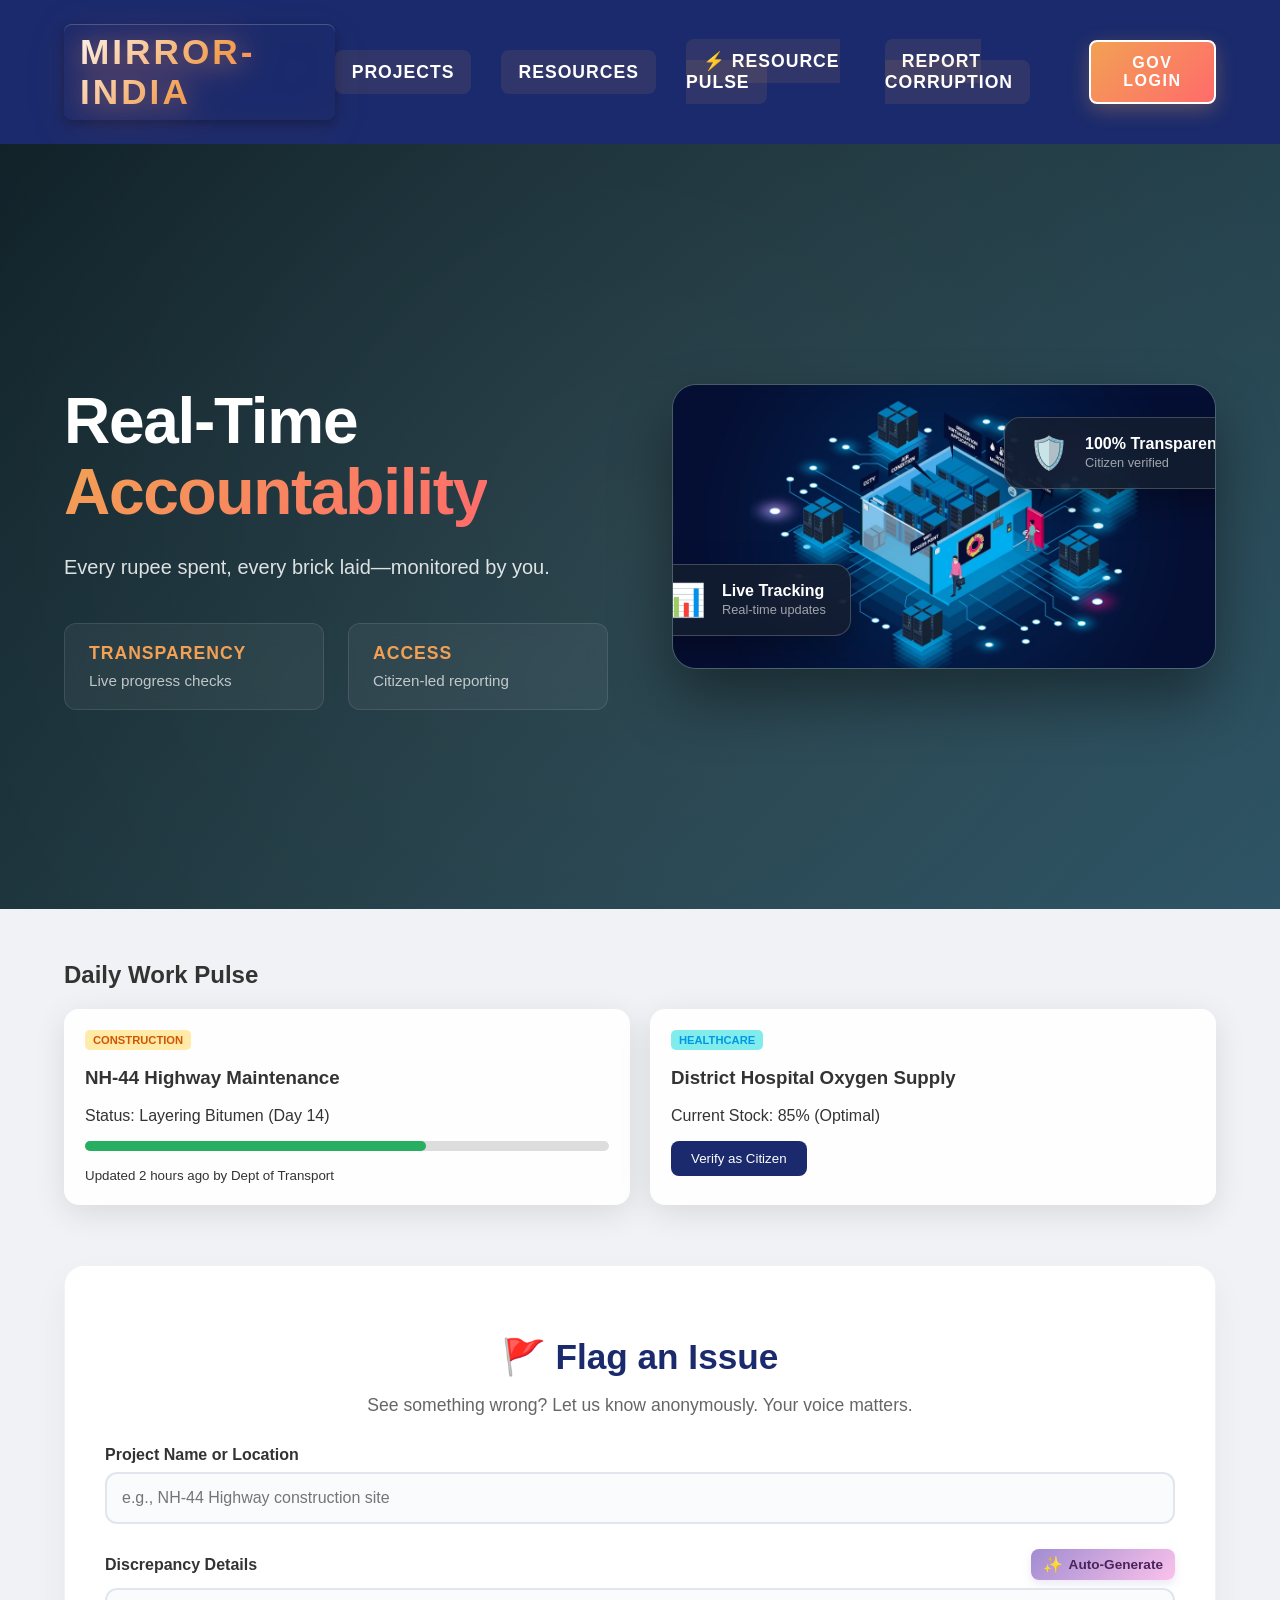
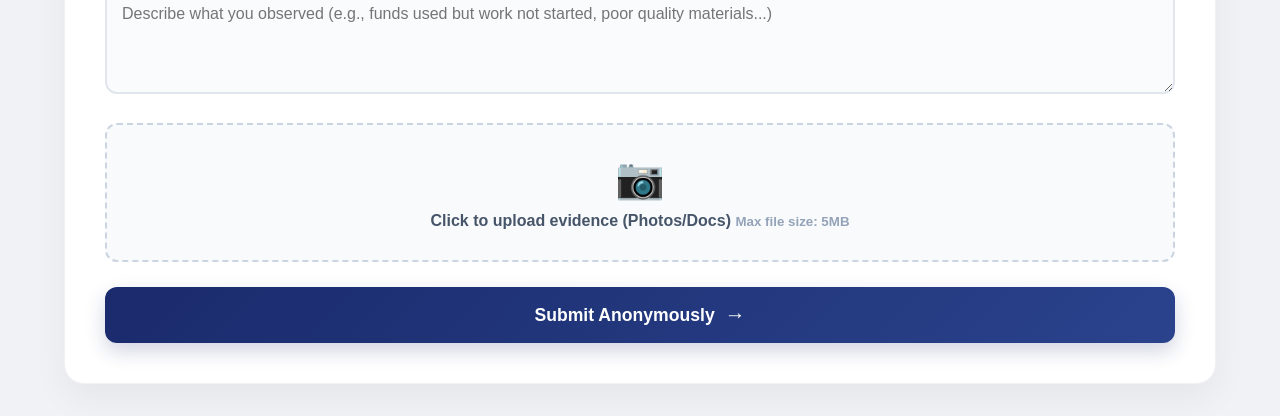
<file: index.html>
<!DOCTYPE html>
<html lang="en">
<head>

    <meta charset="UTF-8">
    <meta name="viewport" content="width=device-width, initial-scale=1.0">
    <title>Bharat-Setu | Transparency Portal</title>
    <link rel="stylesheet" href="style.css">
    <style>
        @media (max-width: 600px) {
            .dashboard h2 {
                font-size: 1.8rem;
                margin-bottom: 1.5rem;
            }

            .report-box {
                margin-top: 2rem;
                padding: 25px;
            }

            .report-box h2 {
                font-size: 1.6rem;
            }
        }
    </style>
</head>
<body>
    <nav class="navbar">
        <a href="bharat setu.html" class="logo">MIRROR-<span>INDIA</span></a>
        <ul class="nav-links">
            <li><a href="https://www.pppinindia.gov.in/infrastructure_projects_statewise">Projects</a></li>
            <li><a href="resources.html">Resources</a></li>
            <li><a href="pulse.html" class="pulse-nav">⚡ Resource Pulse</a></li>
            <li><a href="report-corruption.html">Report Corruption</a></li>
            <button class="login-btn" onclick="window.location.href='gov-login.html'">Gov Login</button>
        </ul>
    </nav>

    <header class="hero">
        <div class="hero-inner">
            <div class="hero-copy">
                <h1>Real-Time <span>Accountability</span></h1>
                <p>Every rupee spent, every brick laid—monitored by you.</p>
                <div class="hero-pillars">
                    <div class="pillar"><strong>Transparency</strong><span>Live progress checks</span></div>
                    <div class="pillar"><strong>Access</strong><span>Citizen-led reporting</span></div>
                </div>
            </div>
            <div class="hero-visuals">
                <div class="hero-image-wrapper">
                    <img src="images/Blogheader_PPEM-goes-Datacenter.jpg" alt="Infrastructure monitoring">
                    <div class="hero-floating-badge">
                        <span class="badge-icon">📊</span>
                        <div class="badge-text">
                            <strong>Live Tracking</strong>
                            <span>Real-time updates</span>
                        </div>
                    </div>
                    <div class="hero-floating-badge-2">
                        <span class="badge-icon">🛡️</span>
                        <div class="badge-text">
                            <strong>100% Transparent</strong>
                            <span>Citizen verified</span>
                        </div>
                    </div>
                </div>
            </div>
        </div>
    </header>

    <main class="container">
        <section class="dashboard">
            <h2>Daily Work Pulse</h2>
            <div class="grid" id="project-grid">
                <div class="card">
                    <span class="tag construction">Construction</span>
                    <h3>NH-44 Highway Maintenance</h3>
                    <p>Status: Layering Bitumen (Day 14)</p>
                    <div class="progress-bar"><div class="progress" style="width: 65%;"></div></div>
                    <small>Updated 2 hours ago by Dept of Transport</small>
                </div>

                <div class="card">
                    <span class="tag health">Healthcare</span>
                    <h3>District Hospital Oxygen Supply</h3>
                    <p>Current Stock: 85% (Optimal)</p>
                    <button class="verify-btn">Verify as Citizen</button>
                </div>
            </div>
        </section>

        <section class="report-box modern-report">
            <div class="report-header">
                <h2>🚩 Flag an Issue</h2>
                <p>See something wrong? Let us know anonymously. Your voice matters.</p>
            </div>
            <form id="reportForm" class="modern-form">
                <div class="form-group">
                    <label for="projectLocation">Project Name or Location</label>
                    <input type="text" id="projectLocation" placeholder="e.g., NH-44 Highway construction site" required>
                </div>
                
                <div class="form-group">
                    <div class="label-with-action">
                        <label for="issueDescription">Discrepancy Details</label>
                        <button type="button" id="aiGenerateBtn" class="ai-btn">
                            <span class="sparkle-icon">✨</span> Auto-Generate
                        </button>
                    </div>
                    <textarea id="issueDescription" rows="4" placeholder="Describe what you observed (e.g., funds used but work not started, poor quality materials...)" required></textarea>
                </div>

                <div class="form-group file-upload-group">
                    <label for="photoUpload" class="file-upload-label">
                        <div class="upload-icon">📷</div>
                        <span>Click to upload evidence (Photos/Docs)</span>
                        <small>Max file size: 5MB</small>
                    </label>
                    <input type="file" id="photoUpload" accept="image/*, .pdf" hidden>
                    <div id="fileNameDisplay" class="file-name-display"></div>
                </div>

                <button type="submit" class="submit-btn">
                    <span>Submit Anonymously</span>
                    <span class="btn-icon">→</span>
                </button>
            </form>
        </section>
    </main>

    <script src="script.js"></script>
</body>
</html>
</file>
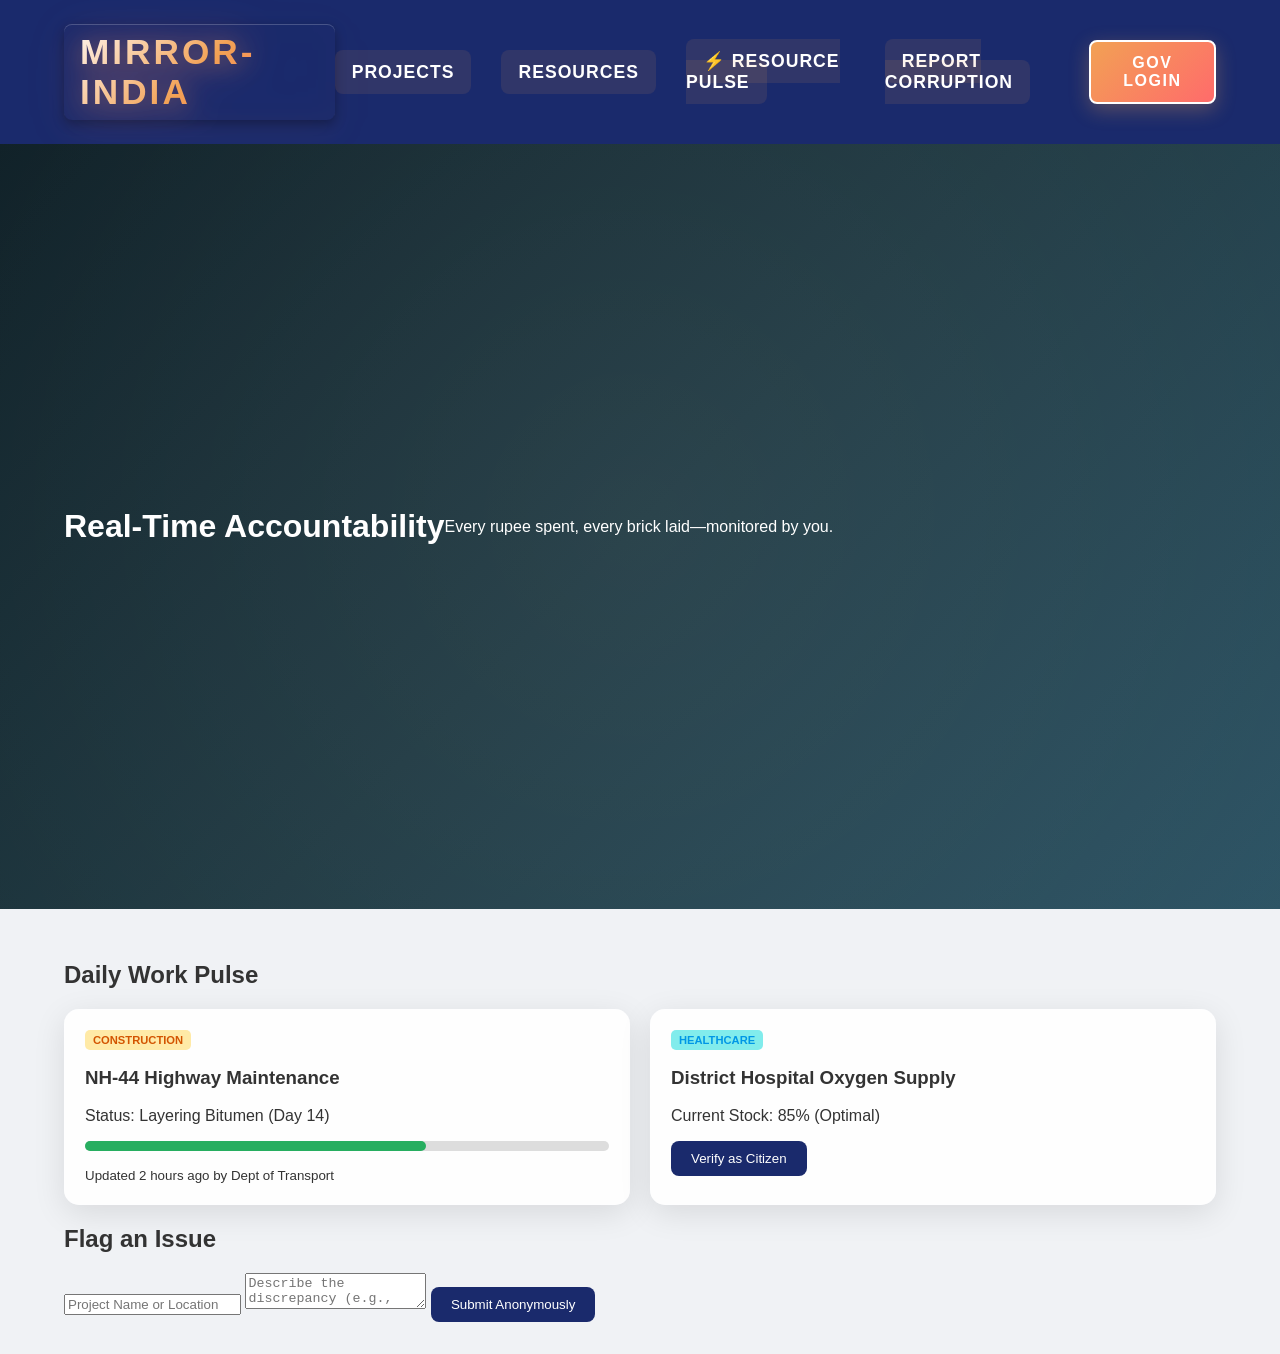
<file: bharat setu.html>
<!DOCTYPE html>
<html lang="en">
<head>

    <meta charset="UTF-8">
    <meta name="viewport" content="width=device-width, initial-scale=1.0">
    <title>Bharat-Setu | Transparency Portal</title>
    <link rel="stylesheet" href="style.css">
</head>
<body>
    <nav class="navbar">
        <a href="bharat setu.html" class="logo">MIRROR-<span>INDIA</span></a>
        <ul class="nav-links">
            <li><a href="https://www.pppinindia.gov.in/infrastructure_projects_statewise">Projects</a></li>
            <li><a href="resources.html">Resources</a></li>
            <li><a href="pulse.html" class="pulse-nav">⚡ Resource Pulse</a></li>
            <li><a href="report-corruption.html">Report Corruption</a></li>
            <button class="login-btn" onclick="window.location.href='gov-login.html'">Gov Login</button>
        </ul>
    </nav>

    <header class="hero">
        <h1>Real-Time <span>Accountability</span></h1>
        <p>Every rupee spent, every brick laid—monitored by you.</p>
    </header>

    <main class="container">
        <section class="dashboard">
            <h2>Daily Work Pulse</h2>
            <div class="grid" id="project-grid">
                <div class="card">
                    <span class="tag construction">Construction</span>
                    <h3>NH-44 Highway Maintenance</h3>
                    <p>Status: Layering Bitumen (Day 14)</p>
                    <div class="progress-bar"><div class="progress" style="width: 65%;"></div></div>
                    <small>Updated 2 hours ago by Dept of Transport</small>
                </div>

                <div class="card">
                    <span class="tag health">Healthcare</span>
                    <h3>District Hospital Oxygen Supply</h3>
                    <p>Current Stock: 85% (Optimal)</p>
                    <button class="verify-btn">Verify as Citizen</button>
                </div>
            </div>
        </section>

        <section class="report-box">
            <h2>Flag an Issue</h2>
            <form id="reportForm">
                <input type="text" placeholder="Project Name or Location" required>
                <textarea placeholder="Describe the discrepancy (e.g., funds used but work not started)"></textarea>
                <button type="submit">Submit Anonymously</button>
            </form>
        </section>
    </main>

    <script src="script.js"></script>
</body>
</html>
</file>
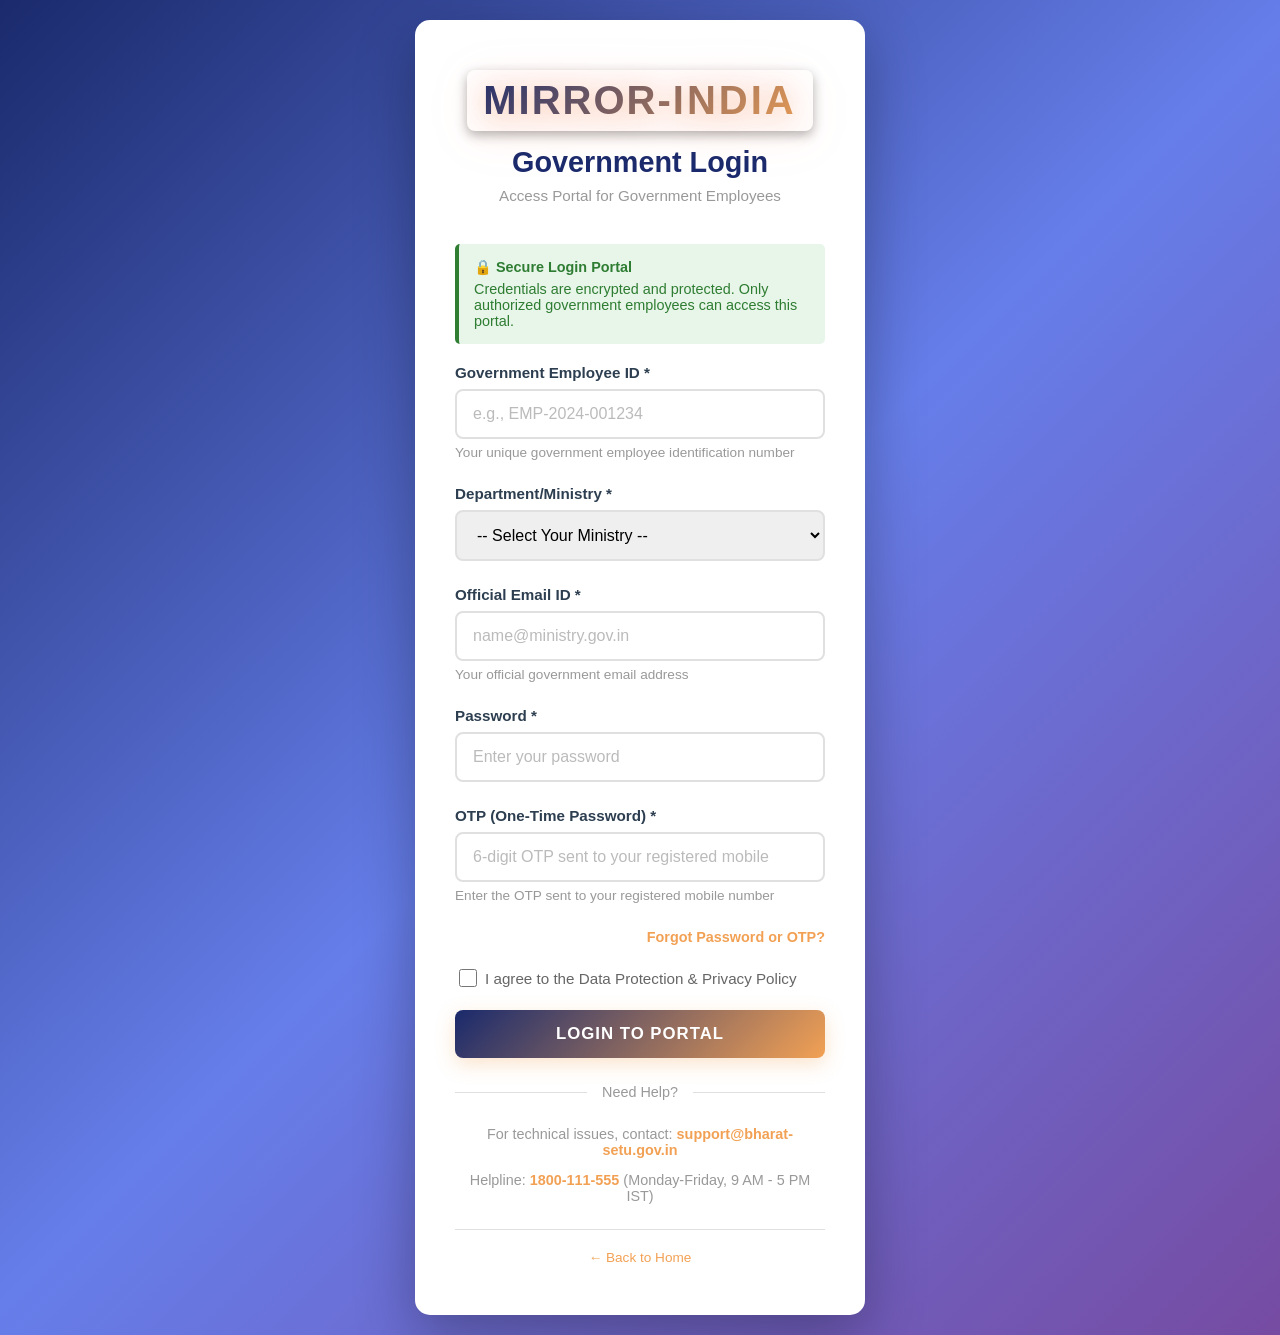
<file: gov-login.html>
<!DOCTYPE html>
<html lang="en">
<head>
    <meta charset="UTF-8">
    <meta name="viewport" content="width=device-width, initial-scale=1.0">
    <title>Government Employee Login | Bharat-Setu</title>
    <link rel="stylesheet" href="style.css">
    <style>
        body {
            background: linear-gradient(135deg, #1a2a6c 0%, #667eea 50%, #764ba2 100%);
            min-height: 100vh;
            display: flex;
            justify-content: center;
            align-items: center;
            padding: 20px;
        }

        .login-container {
            background: white;
            border-radius: 15px;
            box-shadow: 0 20px 60px rgba(0, 0, 0, 0.3);
            max-width: 450px;
            width: 100%;
            padding: 50px 40px;
            animation: slideUp 0.5s ease;
        }

        @keyframes slideUp {
            from {
                opacity: 0;
                transform: translateY(30px);
            }
            to {
                opacity: 1;
                transform: translateY(0);
            }
        }

        .login-header {
            text-align: center;
            margin-bottom: 40px;
        }

        .login-header .logo {
            font-size: 2.5rem;
            font-weight: 900;
            letter-spacing: 2px;
            background: linear-gradient(135deg, #1a2a6c 0%, #f2a154 100%);
            -webkit-background-clip: text;
            -webkit-text-fill-color: transparent;
            background-clip: text;
            margin-bottom: 15px;
        }

        .login-header h1 {
            font-size: 1.8rem;
            color: #1a2a6c;
            margin: 0;
            font-weight: 800;
        }

        .login-header p {
            color: #999;
            font-size: 0.95rem;
            margin-top: 8px;
        }

        .form-group {
            margin-bottom: 25px;
        }

        .form-group label {
            display: block;
            font-weight: 700;
            color: #2c3e50;
            margin-bottom: 8px;
            font-size: 0.95rem;
        }

        .form-group input,
        .form-group select {
            width: 100%;
            padding: 14px 16px;
            border: 2px solid #e0e0e0;
            border-radius: 8px;
            font-size: 1rem;
            font-family: inherit;
            transition: all 0.3s ease;
            box-sizing: border-box;
        }

        .form-group input:focus,
        .form-group select:focus {
            outline: none;
            border-color: #f2a154;
            box-shadow: 0 0 0 4px rgba(242, 161, 84, 0.1);
        }

        .form-group input::placeholder {
            color: #bbb;
        }

        .form-hint {
            font-size: 0.85rem;
            color: #999;
            margin-top: 6px;
        }

        .checkbox-group {
            display: flex;
            align-items: center;
            margin-bottom: 20px;
        }

        .checkbox-group input[type="checkbox"] {
            width: 18px;
            height: 18px;
            margin-right: 8px;
            cursor: pointer;
        }

        .checkbox-group label {
            margin: 0;
            font-weight: 500;
            color: #666;
            font-size: 0.95rem;
            cursor: pointer;
        }

        .login-btn {
            width: 100%;
            padding: 14px;
            background: linear-gradient(135deg, #1a2a6c 0%, #f2a154 100%);
            color: white;
            border: none;
            border-radius: 8px;
            font-size: 1.05rem;
            font-weight: 800;
            cursor: pointer;
            transition: all 0.3s ease;
            text-transform: uppercase;
            letter-spacing: 1px;
        }

        .login-btn:hover {
            transform: translateY(-3px);
            box-shadow: 0 12px 30px rgba(26, 42, 108, 0.4);
        }

        .login-btn:active {
            transform: translateY(-1px);
        }

        .forgot-password {
            text-align: right;
            margin-bottom: 20px;
        }

        .forgot-password a {
            color: #f2a154;
            text-decoration: none;
            font-weight: 600;
            font-size: 0.9rem;
            transition: color 0.3s ease;
        }

        .forgot-password a:hover {
            color: #1a2a6c;
        }

        .divider {
            text-align: center;
            margin: 25px 0;
            position: relative;
        }

        .divider::before {
            content: '';
            position: absolute;
            left: 0;
            top: 50%;
            width: 100%;
            height: 1px;
            background: #e0e0e0;
        }

        .divider span {
            background: white;
            padding: 0 15px;
            position: relative;
            color: #999;
            font-size: 0.9rem;
        }

        .security-info {
            background: #e8f5e9;
            border-left: 4px solid #2e7d32;
            padding: 15px;
            border-radius: 5px;
            margin-bottom: 20px;
            font-size: 0.9rem;
            color: #2e7d32;
        }

        .security-info strong {
            display: block;
            margin-bottom: 5px;
        }

        .help-text {
            text-align: center;
            color: #999;
            font-size: 0.9rem;
            margin-top: 20px;
        }

        .help-text a {
            color: #f2a154;
            text-decoration: none;
            font-weight: 600;
        }

        .error-message {
            background: #ffebee;
            color: #c62828;
            padding: 12px;
            border-radius: 5px;
            margin-bottom: 15px;
            font-size: 0.9rem;
            display: none;
        }

        .success-message {
            background: #e8f5e9;
            color: #2e7d32;
            padding: 12px;
            border-radius: 5px;
            margin-bottom: 15px;
            font-size: 0.9rem;
            display: none;
        }
    </style>
</head>
<body>
    <div class="login-container">
        <div class="login-header">
            <div class="logo">MIRROR-<span style="color: #f2a154;">INDIA</span></div>
            <h1>Government Login</h1>
            <p>Access Portal for Government Employees</p>
        </div>

        <div class="security-info">
            <strong>🔒 Secure Login Portal</strong>
            Credentials are encrypted and protected. Only authorized government employees can access this portal.
        </div>

        <div id="errorMessage" class="error-message"></div>
        <div id="successMessage" class="success-message"></div>

        <form id="loginForm">
            <div class="form-group">
                <label for="empID">Government Employee ID *</label>
                <input type="text" id="empID" name="empID" placeholder="e.g., EMP-2024-001234" required>
                <p class="form-hint">Your unique government employee identification number</p>
            </div>

            <div class="form-group">
                <label for="ministry">Department/Ministry *</label>
                <select id="ministry" name="ministry" required>
                    <option value="">-- Select Your Ministry --</option>
                    <option value="mha">Ministry of Home Affairs</option>
                    <option value="mohhua">Ministry of Housing & Urban Affairs</option>
                    <option value="mor">Ministry of Railways</option>
                    <option value="morth">Ministry of Road Transport & Highways</option>
                    <option value="mowr">Ministry of Water Resources</option>
                    <option value="mop">Ministry of Power</option>
                    <option value="mohfw">Ministry of Health & Family Welfare</option>
                    <option value="moe">Ministry of Education</option>
                    <option value="mod">Ministry of Defence</option>
                    <option value="mopng">Ministry of Petroleum & Natural Gas</option>
                    <option value="other">Other Ministry/Department</option>
                </select>
            </div>

            <div class="form-group">
                <label for="email">Official Email ID *</label>
                <input type="email" id="email" name="email" placeholder="name@ministry.gov.in" required>
                <p class="form-hint">Your official government email address</p>
            </div>

            <div class="form-group">
                <label for="password">Password *</label>
                <input type="password" id="password" name="password" placeholder="Enter your password" required>
            </div>

            <div class="form-group">
                <label for="otp">OTP (One-Time Password) *</label>
                <input type="text" id="otp" name="otp" placeholder="6-digit OTP sent to your registered mobile" maxlength="6" required>
                <p class="form-hint">Enter the OTP sent to your registered mobile number</p>
            </div>

            <div class="forgot-password">
                <a href="#" onclick="showForgotPassword()">Forgot Password or OTP?</a>
            </div>

            <div class="checkbox-group">
                <input type="checkbox" id="terms" name="terms" required>
                <label for="terms">I agree to the Data Protection & Privacy Policy</label>
            </div>

            <button type="submit" class="login-btn">Login to Portal</button>
        </form>

        <div class="divider">
            <span>Need Help?</span>
        </div>

        <div class="help-text">
            <p>For technical issues, contact: <a href="mailto:support@bharat-setu.gov.in">support@bharat-setu.gov.in</a></p>
            <p>Helpline: <a href="tel:+911800111555">1800-111-555</a> (Monday-Friday, 9 AM - 5 PM IST)</p>
        </div>

        <div style="text-align: center; margin-top: 25px; padding-top: 20px; border-top: 1px solid #e0e0e0;">
            <p style="color: #999; font-size: 0.85rem; margin: 0;">
                <a href="index.html" style="color: #f2a154; text-decoration: none;">← Back to Home</a>
            </p>
        </div>
    </div>

    <script>
        document.getElementById('loginForm').addEventListener('submit', function(e) {
            e.preventDefault();
            
            const empID = document.getElementById('empID').value;
            const ministry = document.getElementById('ministry').value;
            const email = document.getElementById('email').value;
            const password = document.getElementById('password').value;
            const otp = document.getElementById('otp').value;
            const terms = document.getElementById('terms').checked;
            
            const errorMsg = document.getElementById('errorMessage');
            const successMsg = document.getElementById('successMessage');
            
            errorMsg.style.display = 'none';
            successMsg.style.display = 'none';
            
            // Validation
            if (!empID || !ministry || !email || !password || !otp) {
                errorMsg.textContent = '❌ Please fill all required fields.';
                errorMsg.style.display = 'block';
                return;
            }
            
            if (otp.length !== 6 || isNaN(otp)) {
                errorMsg.textContent = '❌ Please enter a valid 6-digit OTP.';
                errorMsg.style.display = 'block';
                return;
            }
            
            if (!terms) {
                errorMsg.textContent = '❌ Please accept the Data Protection & Privacy Policy.';
                errorMsg.style.display = 'block';
                return;
            }
            
            // Simulate successful login
            successMsg.textContent = `✅ Login Successful! Welcome, ${email}. Redirecting to dashboard...`;
            successMsg.style.display = 'block';
            
            setTimeout(() => {
                alert(`Government Employee Login Successful!\n\nEmployee ID: ${empID}\nMinistry: ${ministry}\nEmail: ${email}\n\nYou will now be redirected to the dashboard.`);
                // In a real application, redirect to dashboard
                // window.location.href = 'dashboard.html';
            }, 1500);
        });
        
        function showForgotPassword() {
            alert('Forgot Password/OTP Support:\n\n1. Email: support@bharat-setu.gov.in\n2. Call Helpline: 1800-111-555\n3. Visit your ministry\'s IT office\n\nPlease have your Employee ID ready.');
        }
    </script>
</body>
</html>
</file>
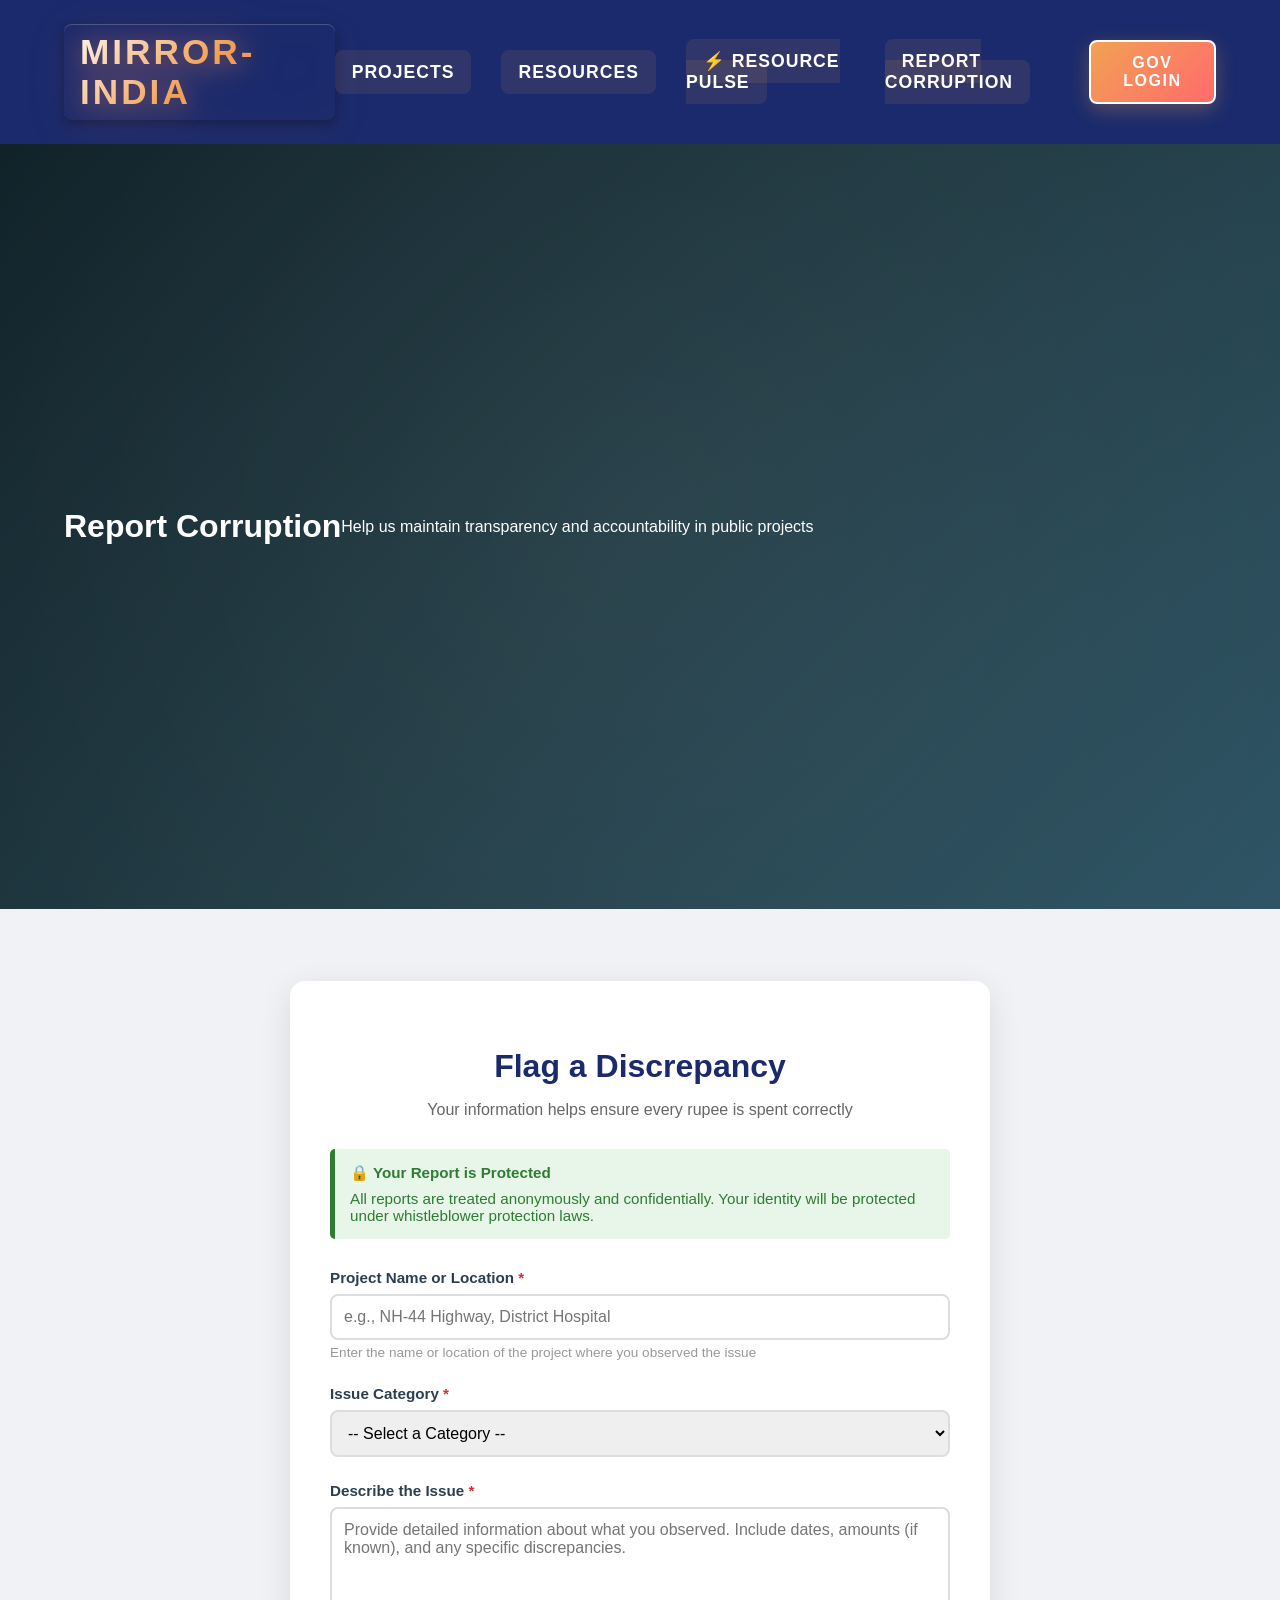
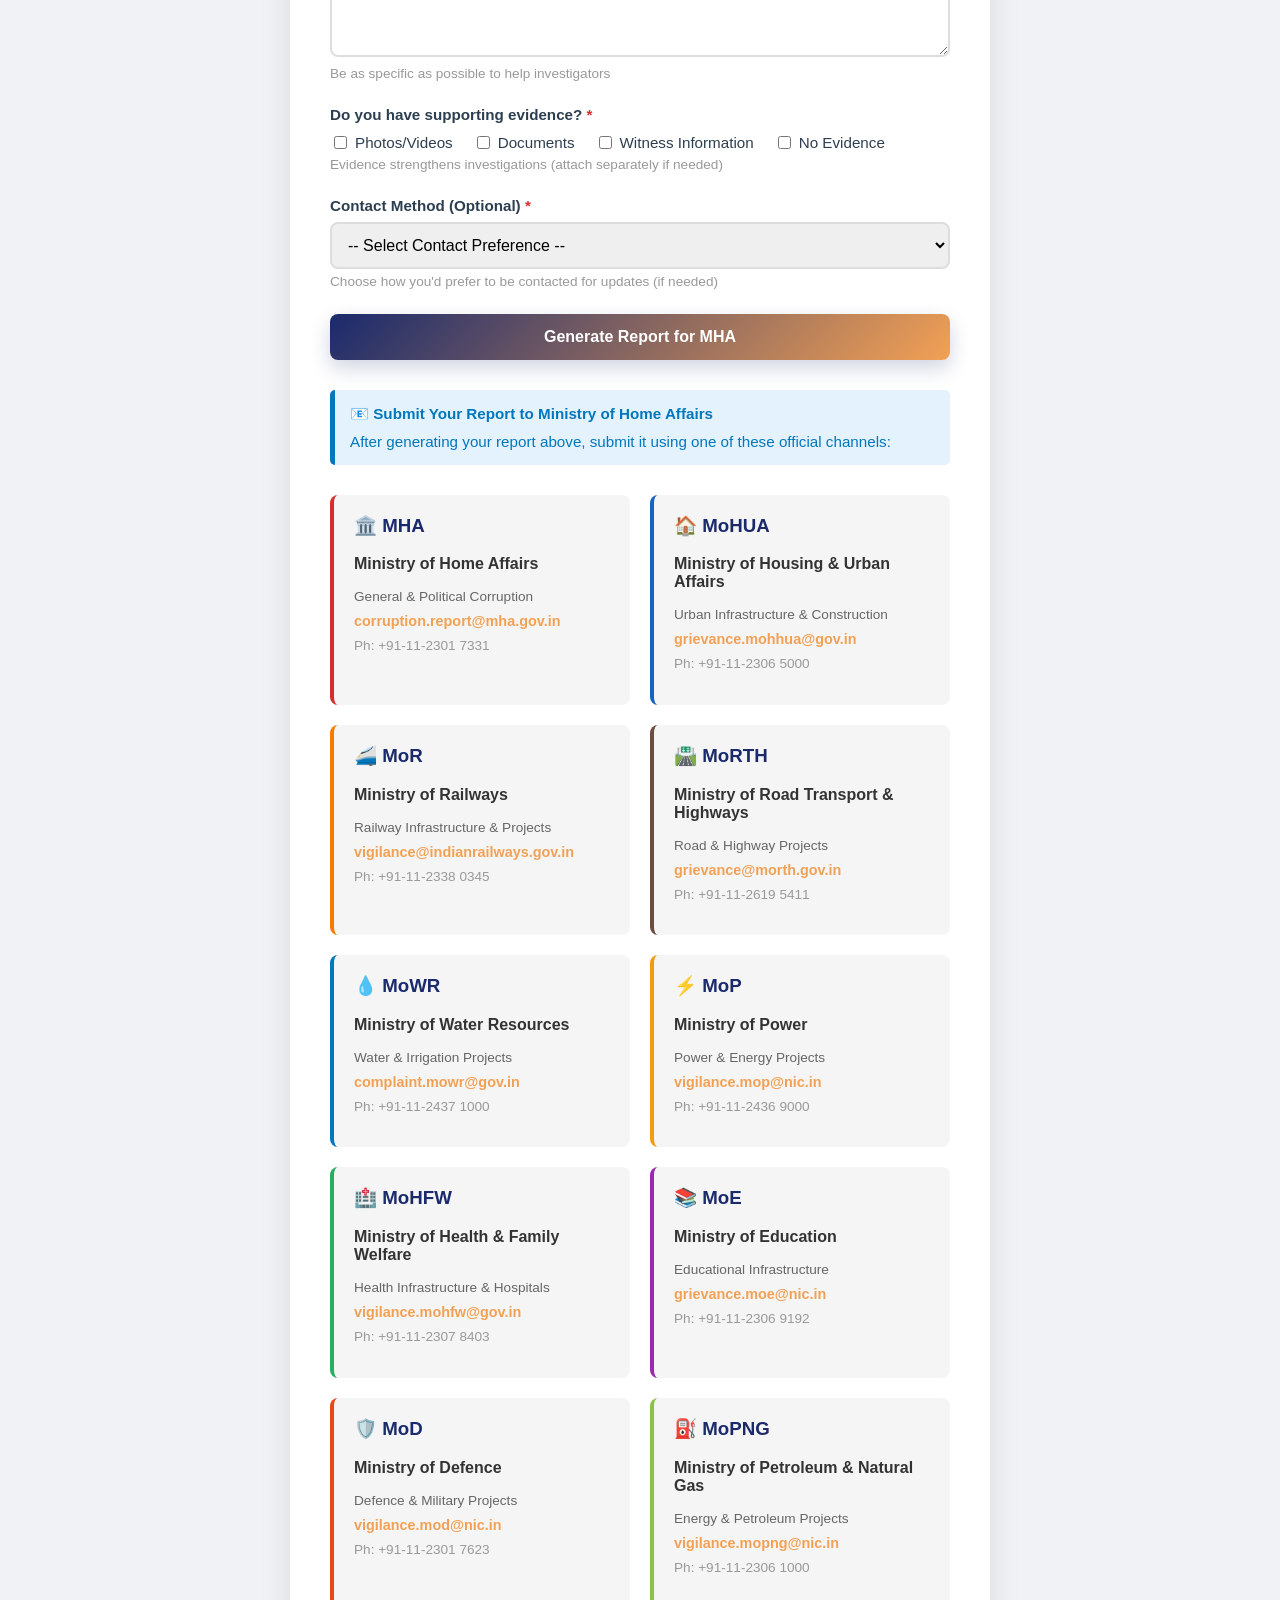
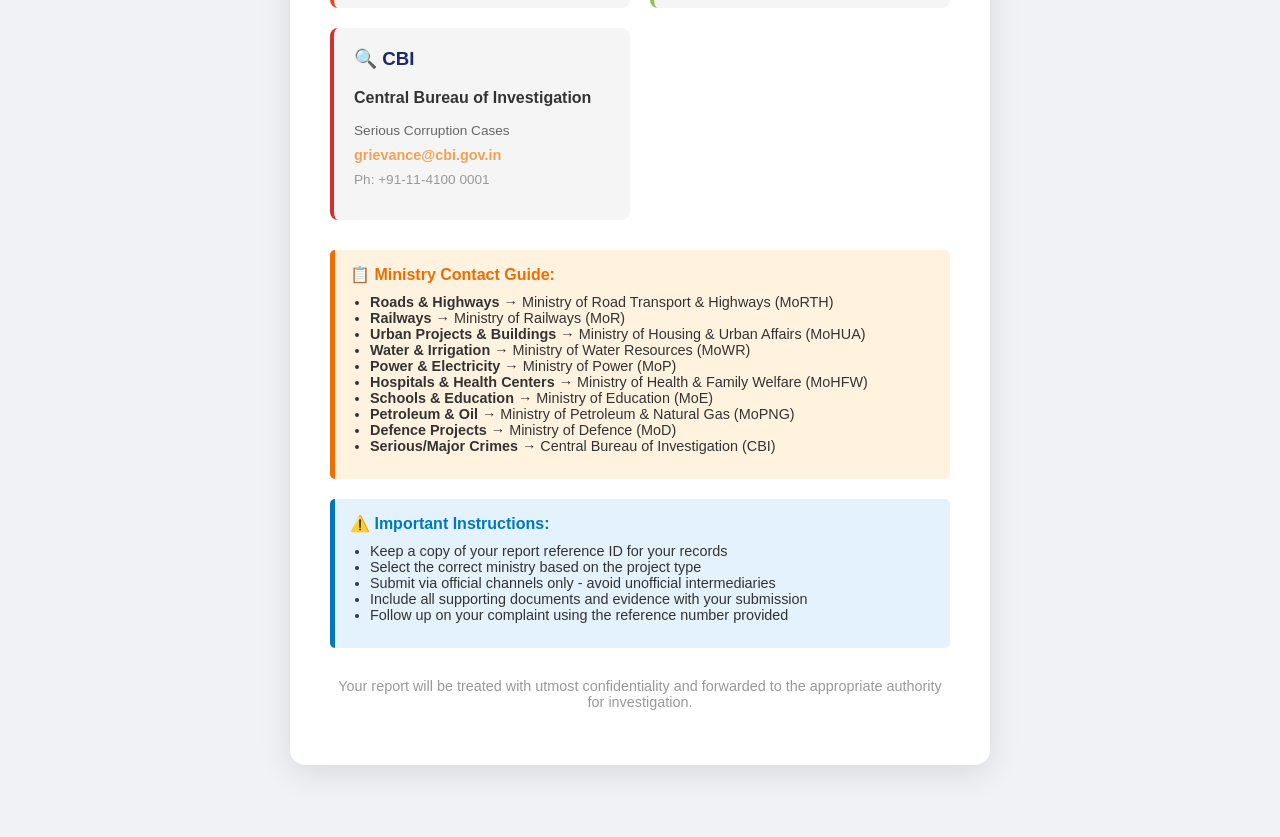
<file: report-corruption.html>
<!DOCTYPE html>
<html lang="en">
<head>
    <meta charset="UTF-8">
    <meta name="viewport" content="width=device-width, initial-scale=1.0">
    <title>Report Corruption | Bharat-Setu</title>
    <link rel="stylesheet" href="style.css">
    <style>
        .report-container {
            max-width: 700px;
            margin: 40px auto;
            background: white;
            padding: 40px;
            border-radius: 15px;
            box-shadow: 0 8px 32px rgba(0,0,0,0.1);
        }

        .report-container h2 {
            color: #1a2a6c;
            font-size: 2rem;
            margin-bottom: 10px;
            text-align: center;
        }

        .report-subtitle {
            text-align: center;
            color: #666;
            margin-bottom: 30px;
            font-size: 1rem;
        }

        .form-section {
            margin-bottom: 25px;
        }

        .form-section label {
            display: block;
            font-weight: 700;
            color: #2c3e50;
            margin-bottom: 8px;
            font-size: 0.95rem;
        }

        .form-section input,
        .form-section textarea,
        .form-section select {
            width: 100%;
            padding: 12px;
            border: 2px solid #ddd;
            border-radius: 8px;
            font-size: 1rem;
            font-family: inherit;
            transition: border-color 0.3s ease;
            box-sizing: border-box;
        }

        .form-section input:focus,
        .form-section textarea:focus,
        .form-section select:focus {
            outline: none;
            border-color: #f2a154;
            box-shadow: 0 0 0 3px rgba(242, 161, 84, 0.1);
        }

        .form-section textarea {
            resize: vertical;
            min-height: 150px;
        }

        .hint-text {
            font-size: 0.85rem;
            color: #999;
            margin-top: 5px;
        }

        .checkbox-group {
            display: flex;
            flex-wrap: wrap;
            gap: 20px;
            margin-top: 10px;
        }

        .checkbox-group label {
            display: flex;
            align-items: center;
            margin-bottom: 0;
            font-weight: 500;
            cursor: pointer;
        }

        .checkbox-group input[type="checkbox"] {
            width: auto;
            margin-right: 8px;
            cursor: pointer;
        }

        .submit-btn {
            width: 100%;
            padding: 14px;
            background: linear-gradient(135deg, #1a2a6c 0%, #f2a154 100%);
            color: white;
            border: none;
            border-radius: 8px;
            font-size: 1rem;
            font-weight: 800;
            cursor: pointer;
            transition: all 0.3s ease;
        }

        .submit-btn:hover {
            transform: translateY(-2px);
            box-shadow: 0 10px 25px rgba(26, 42, 108, 0.3);
        }

        .safety-info {
            background: #e8f5e9;
            border-left: 5px solid #2e7d32;
            padding: 15px;
            border-radius: 5px;
            margin-bottom: 30px;
            font-size: 0.95rem;
            color: #2e7d32;
        }

        .safety-info strong {
            display: block;
            margin-bottom: 8px;
        }

        .required-field::after {
            content: " *";
            color: #d32f2f;
        }

        @media (max-width: 900px) {
            .report-container {
                margin: 20px 15px;
                padding: 28px;
            }
        }

        @media (max-width: 600px) {
            .report-container {
                margin: 15px 12px;
                padding: 20px;
            }

            .form-section label {
                font-size: 0.95rem;
            }

            .form-section input,
            .form-section textarea,
            .form-section select {
                font-size: 0.95rem;
            }

            .checkbox-group {
                flex-direction: column;
                gap: 12px;
            }

            .submit-btn {
                padding: 12px;
            }
        }
    </style>
</head>
<body>
    <nav class="navbar">
        <a href="bharat setu.html" class="logo">MIRROR-<span>INDIA</span></a>
        <ul class="nav-links">
            <li><a href="https://www.pppinindia.gov.in/infrastructure_projects_statewise">Projects</a></li>
            <li><a href="resources.html">Resources</a></li>
            <li><a href="pulse.html" class="pulse-nav">⚡ Resource Pulse</a></li>
            <li><a href="report-corruption.html">Report Corruption</a></li>
            <button class="login-btn" onclick="window.location.href='gov-login.html'">Gov Login</button>
        </ul>
    </nav>

    <header class="hero">
        <h1>Report <span>Corruption</span></h1>
        <p>Help us maintain transparency and accountability in public projects</p>
    </header>

    <main class="container">
        <div class="report-container">
            <h2>Flag a Discrepancy</h2>
            <p class="report-subtitle">Your information helps ensure every rupee is spent correctly</p>

            <div class="safety-info">
                <strong>🔒 Your Report is Protected</strong>
                All reports are treated anonymously and confidentially. Your identity will be protected under whistleblower protection laws.
            </div>

            <form id="corruptionForm">
                <div class="form-section">
                    <label for="projectName" class="required-field">Project Name or Location</label>
                    <input type="text" id="projectName" placeholder="e.g., NH-44 Highway, District Hospital" required>
                    <p class="hint-text">Enter the name or location of the project where you observed the issue</p>
                </div>

                <div class="form-section">
                    <label for="category" class="required-field">Issue Category</label>
                    <select id="category" required>
                        <option value="">-- Select a Category --</option>
                        <option value="fund-misuse">Fund Misuse</option>
                        <option value="work-not-done">Work Not Completed</option>
                        <option value="poor-quality">Poor Quality Work</option>
                        <option value="fake-billing">Fake/Inflated Billing</option>
                        <option value="material-theft">Material Theft</option>
                        <option value="labor-issue">Labor/Safety Issues</option>
                        <option value="environmental">Environmental Violation</option>
                        <option value="other">Other</option>
                    </select>
                </div>

                <div class="form-section">
                    <label for="description" class="required-field">Describe the Issue</label>
                    <textarea id="description" placeholder="Provide detailed information about what you observed. Include dates, amounts (if known), and any specific discrepancies." required></textarea>
                    <p class="hint-text">Be as specific as possible to help investigators</p>
                </div>

                <div class="form-section">
                    <label for="evidence" class="required-field">Do you have supporting evidence?</label>
                    <div class="checkbox-group">
                        <label><input type="checkbox" name="evidence" value="photos"> Photos/Videos</label>
                        <label><input type="checkbox" name="evidence" value="documents"> Documents</label>
                        <label><input type="checkbox" name="evidence" value="witnesses"> Witness Information</label>
                        <label><input type="checkbox" name="evidence" value="none"> No Evidence</label>
                    </div>
                    <p class="hint-text">Evidence strengthens investigations (attach separately if needed)</p>
                </div>

                <div class="form-section">
                    <label for="contact" class="required-field">Contact Method (Optional)</label>
                    <select id="contact" required>
                        <option value="">-- Select Contact Preference --</option>
                        <option value="anonymous">Completely Anonymous</option>
                        <option value="email">Email Only</option>
                        <option value="phone">Phone Call</option>
                    </select>
                    <p class="hint-text">Choose how you'd prefer to be contacted for updates (if needed)</p>
                </div>

                <div class="form-section" id="contactDetails" style="display:none;">
                    <label for="contactInfo">Your Contact Information</label>
                    <input type="email" id="contactInfo" placeholder="your.email@example.com or phone number">
                    <p class="hint-text">This will be kept confidential</p>
                </div>

                <button type="submit" class="submit-btn">Generate Report for MHA</button>
            </form>

            <div class="safety-info" style="background: #e3f2fd; border-left-color: #0277bd; color: #0277bd; margin-top: 30px;">
                <strong>📧 Submit Your Report to Ministry of Home Affairs</strong>
                <p style="margin: 10px 0 0 0;">After generating your report above, submit it using one of these official channels:</p>
            </div>

            <div style="display: grid; grid-template-columns: repeat(auto-fit, minmax(300px, 1fr)); gap: 20px; margin-top: 20px;">
                
                <div style="background: #f5f5f5; padding: 20px; border-radius: 8px; border-left: 4px solid #d32f2f;">
                    <h3 style="color: #1a2a6c; margin-top: 0;">🏛️ MHA</h3>
                    <p><strong>Ministry of Home Affairs</strong></p>
                    <p style="font-size: 0.85rem; color: #666; margin: 8px 0;">General & Political Corruption</p>
                    <a href="mailto:corruption.report@mha.gov.in" style="color: #f2a154; text-decoration: none; font-weight: bold; font-size: 0.9rem;">corruption.report@mha.gov.in</a>
                    <p style="font-size: 0.85rem; color: #999; margin-top: 8px;">Ph: +91-11-2301 7331</p>
                </div>

                <div style="background: #f5f5f5; padding: 20px; border-radius: 8px; border-left: 4px solid #1565c0;">
                    <h3 style="color: #1a2a6c; margin-top: 0;">🏠 MoHUA</h3>
                    <p><strong>Ministry of Housing & Urban Affairs</strong></p>
                    <p style="font-size: 0.85rem; color: #666; margin: 8px 0;">Urban Infrastructure & Construction</p>
                    <a href="mailto:grievance.mohhua@gov.in" style="color: #f2a154; text-decoration: none; font-weight: bold; font-size: 0.9rem;">grievance.mohhua@gov.in</a>
                    <p style="font-size: 0.85rem; color: #999; margin-top: 8px;">Ph: +91-11-2306 5000</p>
                </div>

                <div style="background: #f5f5f5; padding: 20px; border-radius: 8px; border-left: 4px solid #f57c00;">
                    <h3 style="color: #1a2a6c; margin-top: 0;">🚄 MoR</h3>
                    <p><strong>Ministry of Railways</strong></p>
                    <p style="font-size: 0.85rem; color: #666; margin: 8px 0;">Railway Infrastructure & Projects</p>
                    <a href="mailto:vigilance@indianrailways.gov.in" style="color: #f2a154; text-decoration: none; font-weight: bold; font-size: 0.9rem;">vigilance@indianrailways.gov.in</a>
                    <p style="font-size: 0.85rem; color: #999; margin-top: 8px;">Ph: +91-11-2338 0345</p>
                </div>

                <div style="background: #f5f5f5; padding: 20px; border-radius: 8px; border-left: 4px solid #6d4c41;">
                    <h3 style="color: #1a2a6c; margin-top: 0;">🛣️ MoRTH</h3>
                    <p><strong>Ministry of Road Transport & Highways</strong></p>
                    <p style="font-size: 0.85rem; color: #666; margin: 8px 0;">Road & Highway Projects</p>
                    <a href="mailto:grievance@morth.gov.in" style="color: #f2a154; text-decoration: none; font-weight: bold; font-size: 0.9rem;">grievance@morth.gov.in</a>
                    <p style="font-size: 0.85rem; color: #999; margin-top: 8px;">Ph: +91-11-2619 5411</p>
                </div>

                <div style="background: #f5f5f5; padding: 20px; border-radius: 8px; border-left: 4px solid #0277bd;">
                    <h3 style="color: #1a2a6c; margin-top: 0;">💧 MoWR</h3>
                    <p><strong>Ministry of Water Resources</strong></p>
                    <p style="font-size: 0.85rem; color: #666; margin: 8px 0;">Water & Irrigation Projects</p>
                    <a href="mailto:complaint.mowr@gov.in" style="color: #f2a154; text-decoration: none; font-weight: bold; font-size: 0.9rem;">complaint.mowr@gov.in</a>
                    <p style="font-size: 0.85rem; color: #999; margin-top: 8px;">Ph: +91-11-2437 1000</p>
                </div>

                <div style="background: #f5f5f5; padding: 20px; border-radius: 8px; border-left: 4px solid #f39c12;">
                    <h3 style="color: #1a2a6c; margin-top: 0;">⚡ MoP</h3>
                    <p><strong>Ministry of Power</strong></p>
                    <p style="font-size: 0.85rem; color: #666; margin: 8px 0;">Power & Energy Projects</p>
                    <a href="mailto:vigilance.mop@nic.in" style="color: #f2a154; text-decoration: none; font-weight: bold; font-size: 0.9rem;">vigilance.mop@nic.in</a>
                    <p style="font-size: 0.85rem; color: #999; margin-top: 8px;">Ph: +91-11-2436 9000</p>
                </div>

                <div style="background: #f5f5f5; padding: 20px; border-radius: 8px; border-left: 4px solid #27ae60;">
                    <h3 style="color: #1a2a6c; margin-top: 0;">🏥 MoHFW</h3>
                    <p><strong>Ministry of Health & Family Welfare</strong></p>
                    <p style="font-size: 0.85rem; color: #666; margin: 8px 0;">Health Infrastructure & Hospitals</p>
                    <a href="mailto:vigilance.mohfw@gov.in" style="color: #f2a154; text-decoration: none; font-weight: bold; font-size: 0.9rem;">vigilance.mohfw@gov.in</a>
                    <p style="font-size: 0.85rem; color: #999; margin-top: 8px;">Ph: +91-11-2307 8403</p>
                </div>

                <div style="background: #f5f5f5; padding: 20px; border-radius: 8px; border-left: 4px solid #9c27b0;">
                    <h3 style="color: #1a2a6c; margin-top: 0;">📚 MoE</h3>
                    <p><strong>Ministry of Education</strong></p>
                    <p style="font-size: 0.85rem; color: #666; margin: 8px 0;">Educational Infrastructure</p>
                    <a href="mailto:grievance.moe@nic.in" style="color: #f2a154; text-decoration: none; font-weight: bold; font-size: 0.9rem;">grievance.moe@nic.in</a>
                    <p style="font-size: 0.85rem; color: #999; margin-top: 8px;">Ph: +91-11-2306 9192</p>
                </div>

                <div style="background: #f5f5f5; padding: 20px; border-radius: 8px; border-left: 4px solid #e64a19;">
                    <h3 style="color: #1a2a6c; margin-top: 0;">🛡️ MoD</h3>
                    <p><strong>Ministry of Defence</strong></p>
                    <p style="font-size: 0.85rem; color: #666; margin: 8px 0;">Defence & Military Projects</p>
                    <a href="mailto:vigilance.mod@nic.in" style="color: #f2a154; text-decoration: none; font-weight: bold; font-size: 0.9rem;">vigilance.mod@nic.in</a>
                    <p style="font-size: 0.85rem; color: #999; margin-top: 8px;">Ph: +91-11-2301 7623</p>
                </div>

                <div style="background: #f5f5f5; padding: 20px; border-radius: 8px; border-left: 4px solid #8bc34a;">
                    <h3 style="color: #1a2a6c; margin-top: 0;">⛽ MoPNG</h3>
                    <p><strong>Ministry of Petroleum & Natural Gas</strong></p>
                    <p style="font-size: 0.85rem; color: #666; margin: 8px 0;">Energy & Petroleum Projects</p>
                    <a href="mailto:vigilance.mopng@nic.in" style="color: #f2a154; text-decoration: none; font-weight: bold; font-size: 0.9rem;">vigilance.mopng@nic.in</a>
                    <p style="font-size: 0.85rem; color: #999; margin-top: 8px;">Ph: +91-11-2306 1000</p>
                </div>

                <div style="background: #f5f5f5; padding: 20px; border-radius: 8px; border-left: 4px solid #d32f2f;">
                    <h3 style="color: #1a2a6c; margin-top: 0;">🔍 CBI</h3>
                    <p><strong>Central Bureau of Investigation</strong></p>
                    <p style="font-size: 0.85rem; color: #666; margin: 8px 0;">Serious Corruption Cases</p>
                    <a href="mailto:grievance@cbi.gov.in" style="color: #f2a154; text-decoration: none; font-weight: bold; font-size: 0.9rem;">grievance@cbi.gov.in</a>
                    <p style="font-size: 0.85rem; color: #999; margin-top: 8px;">Ph: +91-11-4100 0001</p>
                </div>

            </div>

            <div style="background: #fff3e0; border-left: 5px solid #ef6c00; padding: 15px; border-radius: 5px; margin-top: 30px;">
                <strong style="color: #ef6c00;">📋 Ministry Contact Guide:</strong>
                <ul style="margin: 10px 0; padding-left: 20px; font-size: 0.9rem;">
                    <li><strong>Roads & Highways</strong> → Ministry of Road Transport & Highways (MoRTH)</li>
                    <li><strong>Railways</strong> → Ministry of Railways (MoR)</li>
                    <li><strong>Urban Projects & Buildings</strong> → Ministry of Housing & Urban Affairs (MoHUA)</li>
                    <li><strong>Water & Irrigation</strong> → Ministry of Water Resources (MoWR)</li>
                    <li><strong>Power & Electricity</strong> → Ministry of Power (MoP)</li>
                    <li><strong>Hospitals & Health Centers</strong> → Ministry of Health & Family Welfare (MoHFW)</li>
                    <li><strong>Schools & Education</strong> → Ministry of Education (MoE)</li>
                    <li><strong>Petroleum & Oil</strong> → Ministry of Petroleum & Natural Gas (MoPNG)</li>
                    <li><strong>Defence Projects</strong> → Ministry of Defence (MoD)</li>
                    <li><strong>Serious/Major Crimes</strong> → Central Bureau of Investigation (CBI)</li>
                </ul>
            </div>

            <div style="background: #e3f2fd; border-left: 5px solid #0277bd; padding: 15px; border-radius: 5px; margin-top: 20px;">
                <strong style="color: #0277bd;">⚠️ Important Instructions:</strong>
                <ul style="margin: 10px 0; padding-left: 20px; font-size: 0.9rem;">
                    <li>Keep a copy of your report reference ID for your records</li>
                    <li>Select the correct ministry based on the project type</li>
                    <li>Submit via official channels only - avoid unofficial intermediaries</li>
                    <li>Include all supporting documents and evidence with your submission</li>
                    <li>Follow up on your complaint using the reference number provided</li>
                </ul>
            </div>

            <p style="text-align: center; color: #999; margin-top: 30px; font-size: 0.9rem;">
                Your report will be treated with utmost confidentiality and forwarded to the appropriate authority for investigation.
            </p>
        </div>
    </main>

    <script>
        document.getElementById('contact').addEventListener('change', function() {
            const contactDetails = document.getElementById('contactDetails');
            if (this.value === 'anonymous') {
                contactDetails.style.display = 'none';
                document.getElementById('contactInfo').required = false;
            } else {
                contactDetails.style.display = 'block';
                document.getElementById('contactInfo').required = true;
            }
        });

        document.getElementById('corruptionForm').addEventListener('submit', function(e) {
            e.preventDefault();
            
            const referenceId = '#RPT' + Math.random().toString(36).substr(2, 9).toUpperCase();
            const projectName = document.getElementById('projectName').value;
            const category = document.getElementById('category').value;
            const description = document.getElementById('description').value;
            
            const reportText = `
COMPLAINT REPORT - MINISTRY OF HOME AFFAIRS
Reference ID: ${referenceId}
Date: ${new Date().toLocaleDateString('en-IN')}

PROJECT NAME: ${projectName}
ISSUE CATEGORY: ${category}

DETAILED DESCRIPTION:
${description}

---
This report has been submitted through Bharat-Setu Transparency Portal.
Forward this report to MHA Anti-Corruption Cell at:
Email: corruption.report@mha.gov.in
Portal: https://vikaas.nic.in/
            `;
            
            alert(`Report Generated!\n\nReference ID: ${referenceId}\n\nYour report is ready. Copy the details below and submit to Ministry of Home Affairs using the provided channels:\n\n${reportText}`);
            
            // Copy to clipboard
            navigator.clipboard.writeText(reportText).then(() => {
                alert('Report details copied to clipboard. You can now paste and send to MHA.');
            });
            
            this.reset();
        });
    </script>
</body>
</html>
</file>
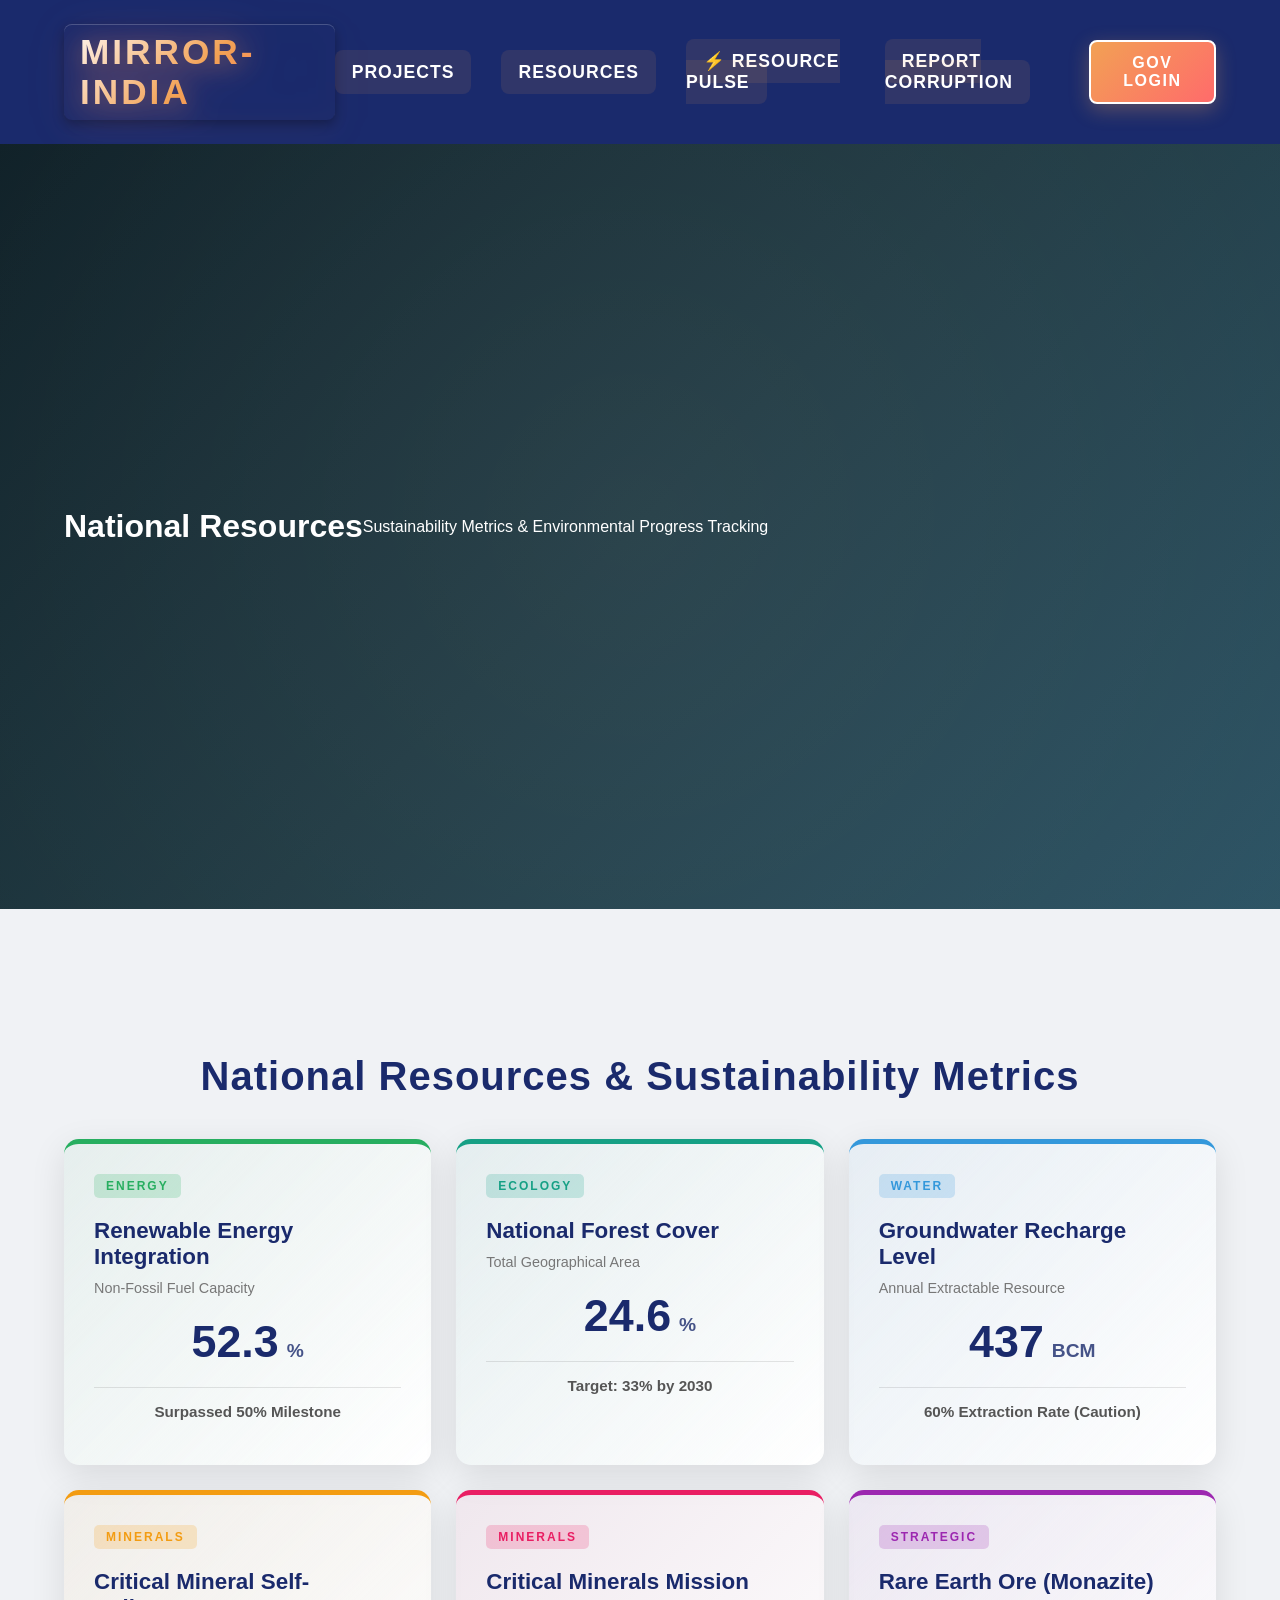
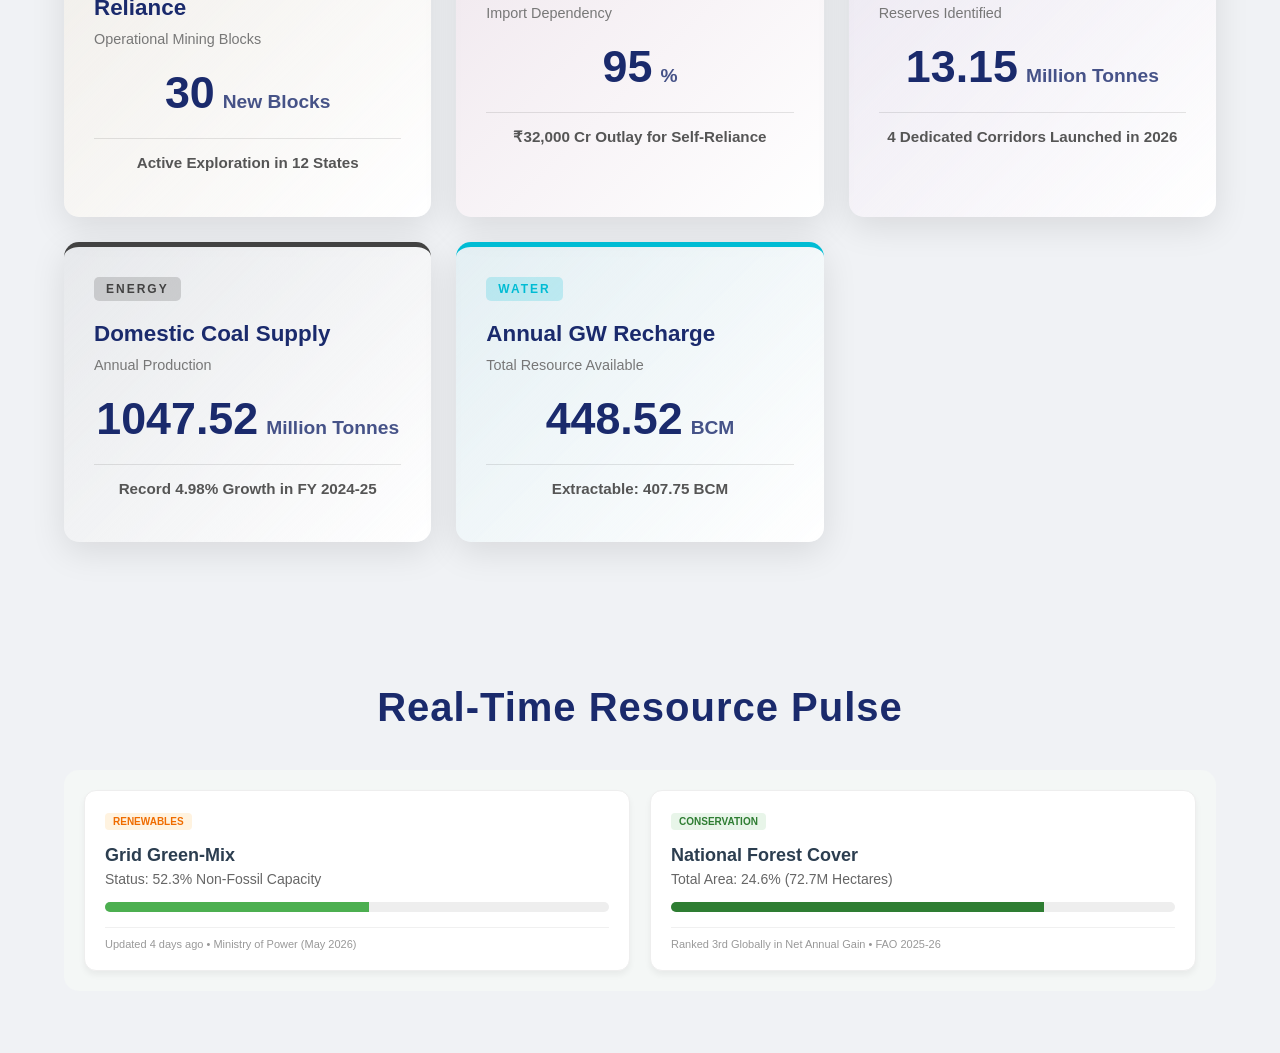
<file: resources.html>
<!DOCTYPE html>
<html lang="en">
<head>

    <meta charset="UTF-8">
    <meta name="viewport" content="width=device-width, initial-scale=1.0">
    <title>Resources | Bharat-Setu</title>
    <link rel="stylesheet" href="style.css">
</head>
<body>
    <nav class="navbar">
        <a href="bharat setu.html" class="logo">MIRROR-<span>INDIA</span></a>
        <ul class="nav-links">
            <li><a href="https://www.pppinindia.gov.in/infrastructure_projects_statewise">Projects</a></li>
            <li><a href="resources.html">Resources</a></li>
            <li><a href="pulse.html" class="pulse-nav">⚡ Resource Pulse</a></li>
            <li><a href="report-corruption.html">Report Corruption</a></li>
            <button class="login-btn" onclick="window.location.href='gov-login.html'">Gov Login</button>
        </ul>
    </nav>

    <header class="hero">
        <h1>National <span>Resources</span></h1>
        <p>Sustainability Metrics & Environmental Progress Tracking</p>
    </header>

    <main class="container">
        <section class="resources" id="resources">
            <h2>National Resources & Sustainability Metrics</h2>
            <div class="grid resources-grid">
                <div class="resource-card energy">
                    <div class="resource-header">
                        <span class="resource-category">ENERGY</span>
                        <h3>Renewable Energy Integration</h3>
                    </div>
                    <p class="resource-status">Non-Fossil Fuel Capacity</p>
                    <div class="resource-value">
                        <span class="value">52.3<span class="unit">%</span></span>
                    </div>
                    <p class="resource-label">Surpassed 50% Milestone</p>
                </div>

                <div class="resource-card ecology">
                    <div class="resource-header">
                        <span class="resource-category">ECOLOGY</span>
                        <h3>National Forest Cover</h3>
                    </div>
                    <p class="resource-status">Total Geographical Area</p>
                    <div class="resource-value">
                        <span class="value">24.6<span class="unit">%</span></span>
                    </div>
                    <p class="resource-label">Target: 33% by 2030</p>
                </div>

                <div class="resource-card water">
                    <div class="resource-header">
                        <span class="resource-category">WATER</span>
                        <h3>Groundwater Recharge Level</h3>
                    </div>
                    <p class="resource-status">Annual Extractable Resource</p>
                    <div class="resource-value">
                        <span class="value">437<span class="unit">BCM</span></span>
                    </div>
                    <p class="resource-label">60% Extraction Rate (Caution)</p>
                </div>

                <div class="resource-card minerals">
                    <div class="resource-header">
                        <span class="resource-category">MINERALS</span>
                        <h3>Critical Mineral Self-Reliance</h3>
                    </div>
                    <p class="resource-status">Operational Mining Blocks</p>
                    <div class="resource-value">
                        <span class="value">30<span class="unit">New Blocks</span></span>
                    </div>
                    <p class="resource-label">Active Exploration in 12 States</p>
                </div>

                <div class="resource-card minerals-mission">
                    <div class="resource-header">
                        <span class="resource-category">MINERALS</span>
                        <h3>Critical Minerals Mission</h3>
                    </div>
                    <p class="resource-status">Import Dependency</p>
                    <div class="resource-value">
                        <span class="value">95<span class="unit">%</span></span>
                    </div>
                    <p class="resource-label">₹32,000 Cr Outlay for Self-Reliance</p>
                </div>

                <div class="resource-card strategic">
                    <div class="resource-header">
                        <span class="resource-category">STRATEGIC</span>
                        <h3>Rare Earth Ore (Monazite)</h3>
                    </div>
                    <p class="resource-status">Reserves Identified</p>
                    <div class="resource-value">
                        <span class="value">13.15<span class="unit">Million Tonnes</span></span>
                    </div>
                    <p class="resource-label">4 Dedicated Corridors Launched in 2026</p>
                </div>

                <div class="resource-card coal">
                    <div class="resource-header">
                        <span class="resource-category">ENERGY</span>
                        <h3>Domestic Coal Supply</h3>
                    </div>
                    <p class="resource-status">Annual Production</p>
                    <div class="resource-value">
                        <span class="value">1047.52<span class="unit">Million Tonnes</span></span>
                    </div>
                    <p class="resource-label">Record 4.98% Growth in FY 2024-25</p>
                </div>

                <div class="resource-card groundwater">
                    <div class="resource-header">
                        <span class="resource-category">WATER</span>
                        <h3>Annual GW Recharge</h3>
                    </div>
                    <p class="resource-status">Total Resource Available</p>
                    <div class="resource-value">
                        <span class="value">448.52<span class="unit">BCM</span></span>
                    </div>
                    <p class="resource-label">Extractable: 407.75 BCM</p>
                </div>
            </div>
        </section>

        <section class="resources pulse-section">
            <h2>Real-Time Resource Pulse</h2>
            <div class="resource-grid">
                <div class="pulse-card">
                    <span class="tag energy">Renewables</span>
                    <div class="card-title">Grid Green-Mix</div>
                    <div class="status-text">Status: 52.3% Non-Fossil Capacity</div>
                    <div class="progress-bg">
                        <div class="progress-fill" style="width: 52.3%; background: #4caf50;"></div>
                    </div>
                    <div class="footer-text">Updated 4 days ago • Ministry of Power (May 2026)</div>
                </div>

                <div class="pulse-card">
                    <span class="tag ecology">Conservation</span>
                    <div class="card-title">National Forest Cover</div>
                    <div class="status-text">Total Area: 24.6% (72.7M Hectares)</div>
                    <div class="progress-bg">
                        <div class="progress-fill" style="width: 74%; background: #2e7d32;"></div>
                    </div>
                    <div class="footer-text">Ranked 3rd Globally in Net Annual Gain • FAO 2025-26</div>
                </div>
            </div>
        </section>

    <script src="script.js"></script>
</body>
</html>
</file>
<file: style.css>
:root {
    --primary: #1a2a6c;
    --accent: #f2a154;
    --success: #27ae60;
    --glass: rgba(255, 255, 255, 0.9);
}

* {
    box-sizing: border-box;
}

body {
    font-family: 'Segoe UI', Tahoma, Geneva, Verdana, sans-serif;
    margin: 0;
    background: #f0f2f5;
    color: #333;
}

.navbar {
    display: flex;
    justify-content: space-between;
    padding: 1.5rem 5%;
    background: var(--primary);
    color: white;
    align-items: center;
}

.logo {
    font-size: 2.2rem;
    font-weight: 900;
    letter-spacing: 3px;
    background: linear-gradient(135deg, #ffffff 0%, #f2a154 50%, #ff6b6b 100%);
    -webkit-background-clip: text;
    -webkit-text-fill-color: transparent;
    background-clip: text;
    filter: drop-shadow(0 4px 12px rgba(242, 161, 84, 0.4)) drop-shadow(0 0 20px rgba(255, 107, 107, 0.3));
    transition: all 0.3s cubic-bezier(0.34, 1.56, 0.64, 1);
    cursor: pointer;
    position: relative;
    text-transform: uppercase;
    font-family: 'Arial Black', 'Trebuchet MS', sans-serif;
    padding: 8px 16px;
    border-radius: 8px;
    background-image: linear-gradient(135deg, #ffffff 0%, #f2a154 50%, #ff6b6b 100%);
    box-shadow: inset 0 1px 0 rgba(255, 255, 255, 0.2), 0 4px 12px rgba(0, 0, 0, 0.3);
    text-decoration: none;
    display: inline-block;
}

.logo:hover {
    letter-spacing: 4px;
    font-size: 2.3rem;
    filter: drop-shadow(0 6px 20px rgba(242, 161, 84, 0.6)) drop-shadow(0 0 30px rgba(255, 107, 107, 0.5));
    transform: scale(1.05);
}

.logo span {
    font-weight: 900;
    letter-spacing: 3px;
}

.hero {
    position: relative;
    overflow: hidden;
    min-height: 85vh;
    display: flex;
    align-items: center;
    padding: 6rem 5%;
    background: linear-gradient(135deg, #0f2027 0%, #203a43 50%, #2c5364 100%);
    color: white;
}

.hero::before {
    content: "";
    position: absolute;
    top: -50%;
    left: -50%;
    width: 200%;
    height: 200%;
    background: radial-gradient(circle, rgba(255,255,255,0.05) 0%, transparent 60%);
    animation: rotate 30s linear infinite;
    z-index: 0;
}

@keyframes rotate {
    0% { transform: rotate(0deg); }
    100% { transform: rotate(360deg); }
}

.hero-inner {
    position: relative;
    max-width: 1400px;
    width: 100%;
    margin: 0 auto;
    display: grid;
    grid-template-columns: 1fr 1fr;
    gap: 4rem;
    align-items: center;
    z-index: 1;
}

.hero-copy {
    text-align: left;
    z-index: 1;
    animation: slideUp 1s cubic-bezier(0.16, 1, 0.3, 1);
}

@keyframes slideUp {
    from { opacity: 0; transform: translateY(40px); }
    to { opacity: 1; transform: translateY(0); }
}

.hero-copy h1 {
    font-size: clamp(3rem, 5vw, 4.5rem);
    font-weight: 800;
    line-height: 1.1;
    margin-bottom: 1.5rem;
    letter-spacing: -0.02em;
}

.hero-copy h1 span {
    background: linear-gradient(135deg, #f2a154, #ff6b6b);
    -webkit-background-clip: text;
    -webkit-text-fill-color: transparent;
    display: inline-block;
}

.hero-copy p {
    font-size: 1.25rem;
    color: rgba(255, 255, 255, 0.85);
    line-height: 1.6;
    margin-bottom: 2.5rem;
    max-width: 540px;
}

.hero-pillars {
    display: flex;
    gap: 1.5rem;
    flex-wrap: wrap;
}

.pillar {
    background: rgba(255, 255, 255, 0.05);
    backdrop-filter: blur(10px);
    border: 1px solid rgba(255, 255, 255, 0.1);
    padding: 1.2rem 1.5rem;
    border-radius: 12px;
    flex: 1;
    min-width: 200px;
    transition: transform 0.3s ease, background 0.3s ease;
}

.pillar:hover {
    transform: translateY(-5px);
    background: rgba(255, 255, 255, 0.1);
    border-color: rgba(242, 161, 84, 0.5);
}

.pillar strong {
    display: block;
    font-size: 1.1rem;
    color: #f2a154;
    margin-bottom: 0.5rem;
    text-transform: uppercase;
    letter-spacing: 1px;
}

.pillar span {
    display: block;
    font-size: 0.95rem;
    color: rgba(255, 255, 255, 0.7);
}

.hero-visuals {
    position: relative;
    z-index: 1;
    display: flex;
    justify-content: center;
    align-items: center;
    animation: fadeIn 1.2s ease-in;
}

@keyframes fadeIn {
    from { opacity: 0; }
    to { opacity: 1; }
}

.hero-image-wrapper {
    position: relative;
    width: 100%;
    max-width: 600px;
    border-radius: 24px;
    overflow: hidden;
    box-shadow: 0 30px 60px rgba(0,0,0,0.4);
    border: 1px solid rgba(255,255,255,0.15);
}

.hero-image-wrapper img {
    width: 100%;
    height: auto;
    display: block;
    transition: transform 0.7s ease;
}

.hero-image-wrapper:hover img {
    transform: scale(1.05);
}

.hero-floating-badge {
    position: absolute;
    bottom: 2rem;
    left: -2rem;
    background: rgba(20, 30, 48, 0.85);
    backdrop-filter: blur(15px);
    border: 1px solid rgba(255,255,255,0.2);
    padding: 1rem 1.5rem;
    border-radius: 16px;
    display: flex;
    align-items: center;
    gap: 1rem;
    box-shadow: 0 15px 35px rgba(0,0,0,0.3);
    animation: float 6s ease-in-out infinite;
}

.hero-floating-badge-2 {
    position: absolute;
    top: 2rem;
    right: -2rem;
    background: rgba(20, 30, 48, 0.85);
    backdrop-filter: blur(15px);
    border: 1px solid rgba(255,255,255,0.2);
    padding: 1rem 1.5rem;
    border-radius: 16px;
    display: flex;
    align-items: center;
    gap: 1rem;
    box-shadow: 0 15px 35px rgba(0,0,0,0.3);
    animation: float 5s ease-in-out infinite reverse;
}

@keyframes float {
    0%, 100% { transform: translateY(0); }
    50% { transform: translateY(-15px); }
}

.badge-icon {
    font-size: 2rem;
}

.badge-text strong {
    display: block;
    font-size: 1rem;
    color: white;
}

.badge-text span {
    font-size: 0.8rem;
    color: #a0a5aa;
}

@media (max-width: 1024px) {
    .hero-inner {
        grid-template-columns: 1fr;
        text-align: center;
        gap: 3rem;
    }
    
    .hero-copy p {
        margin: 0 auto 2.5rem;
    }
    
    .hero-pillars {
        justify-content: center;
    }

    .hero-floating-badge, .hero-floating-badge-2 {
        display: none;
    }
}

.container { padding: 2rem 5%; }

.grid {
    display: grid;
    grid-template-columns: repeat(auto-fit, minmax(300px, 1fr));
    gap: 20px;
    margin-top: 20px;
}

.card {
    background: var(--glass);
    padding: 20px;
    border-radius: 15px;
    box-shadow: 0 8px 32px rgba(0,0,0,0.1);
    border: 1px solid rgba(255,255,255,0.2);
}

.tag {
    font-size: 0.7rem;
    padding: 4px 8px;
    border-radius: 5px;
    text-transform: uppercase;
    font-weight: bold;
}

.construction { background: #ffeaa7; color: #d35400; }
.health { background: #81ecec; color: #0097e6; }

.progress-bar {
    background: #ddd;
    height: 10px;
    border-radius: 5px;
    margin: 15px 0;
}

.progress {
    background: var(--success);
    height: 100%;
    border-radius: 5px;
}

.modern-report {
    margin-top: 60px;
    background: #ffffff;
    padding: 40px;
    border-radius: 20px;
    box-shadow: 0 15px 35px rgba(0,0,0,0.05);
    border: 1px solid rgba(0,0,0,0.05);
}

.report-header {
    text-align: center;
    margin-bottom: 30px;
}

.report-header h2 {
    color: var(--primary);
    font-size: 2.2rem;
    margin-bottom: 10px;
}

.report-header p {
    color: #666;
    font-size: 1.1rem;
}

.modern-form .form-group {
    margin-bottom: 25px;
}

.modern-form label {
    display: block;
    margin-bottom: 8px;
    font-weight: 600;
    color: #333;
}

.label-with-action {
    display: flex;
    justify-content: space-between;
    align-items: center;
    margin-bottom: 8px;
}

.label-with-action label {
    margin-bottom: 0;
}

.ai-btn {
    background: linear-gradient(135deg, #a18cd1 0%, #fbc2eb 100%);
    border: none;
    padding: 6px 12px;
    border-radius: 8px;
    color: #4a235a;
    font-size: 0.85rem;
    font-weight: 700;
    cursor: pointer;
    display: flex;
    align-items: center;
    gap: 6px;
    transition: all 0.3s ease;
    box-shadow: 0 4px 10px rgba(161, 140, 209, 0.2);
}

.ai-btn:hover {
    transform: translateY(-2px);
    box-shadow: 0 6px 15px rgba(161, 140, 209, 0.4);
    filter: brightness(1.05);
}

.sparkle-icon {
    font-size: 1rem;
}

.modern-form input[type="text"], 
.modern-form textarea {
    width: 100%;
    padding: 15px;
    border: 2px solid #e1e5ee;
    border-radius: 12px;
    font-family: inherit;
    font-size: 1rem;
    transition: all 0.3s ease;
    background: #f9fbfc;
}

.modern-form input[type="text"]:focus, 
.modern-form textarea:focus {
    border-color: var(--accent);
    outline: none;
    box-shadow: 0 0 0 4px rgba(242, 161, 84, 0.15);
    background: #ffffff;
}

.file-upload-label {
    display: flex;
    flex-direction: column;
    align-items: center;
    justify-content: center;
    padding: 30px;
    border: 2px dashed #cbd5e1;
    border-radius: 12px;
    background: #f8fafc;
    cursor: pointer;
    transition: all 0.3s ease;
    text-align: center;
}

.file-upload-label:hover {
    border-color: var(--accent);
    background: #fffafa;
}

.upload-icon {
    font-size: 2.5rem;
    margin-bottom: 10px;
    color: #94a3b8;
}

.file-upload-label span {
    font-weight: 600;
    color: #475569;
    margin-bottom: 5px;
}

.file-upload-label small {
    color: #94a3b8;
}

.file-name-display {
    margin-top: 10px;
    font-size: 0.9rem;
    color: var(--success);
    font-weight: 600;
    text-align: center;
}

.submit-btn {
    width: 100%;
    padding: 16px;
    background: linear-gradient(135deg, var(--primary) 0%, #2a438c 100%);
    color: white;
    border: none;
    border-radius: 12px;
    font-size: 1.1rem;
    font-weight: 700;
    cursor: pointer;
    transition: all 0.3s ease;
    display: flex;
    justify-content: center;
    align-items: center;
    gap: 10px;
    box-shadow: 0 8px 20px rgba(26, 42, 108, 0.2);
}

.submit-btn:hover {
    transform: translateY(-3px);
    box-shadow: 0 12px 25px rgba(26, 42, 108, 0.3);
}

.btn-icon {
    font-size: 1.3rem;
    transition: transform 0.3s ease;
}

.submit-btn:hover .btn-icon {
    transform: translateX(5px);
}

.nav-links {
    display: flex;
    list-style: none;
    gap: 30px;
    align-items: center;
    margin: 0;
    padding: 0;
}

.nav-links li a {
    color: white;
    text-decoration: none;
    font-size: 1.1rem;
    font-weight: 700;
    letter-spacing: 1px;
    position: relative;
    font-family: 'Trebuchet MS', 'Arial Black', sans-serif;
    text-transform: uppercase;
    padding: 10px 15px;
    border-radius: 8px;
    transition: all 0.3s ease;
    background: rgba(242, 161, 84, 0.1);
    border: 2px solid transparent;
}

.nav-links li a:hover {
    background: var(--accent);
    color: #1a2a6c;
    border: 2px solid white;
    transform: translateY(-3px);
    box-shadow: 0 8px 20px rgba(242, 161, 84, 0.4);
    letter-spacing: 2px;
}

.pulse-nav {
    background: rgba(242, 161, 84, 0.1) !important;
    border: 2px solid transparent !important;
    color: white !important;
    font-weight: 700 !important;
}

.pulse-nav:hover {
    background: var(--accent) !important;
    color: #1a2a6c !important;
    border: 2px solid white !important;
    transform: translateY(-3px) !important;
    box-shadow: 0 8px 20px rgba(242, 161, 84, 0.4) !important;
    letter-spacing: 2px !important;
}

.login-btn {
    background: linear-gradient(135deg, var(--accent) 0%, #ff6b6b 100%);
    color: white;
    border: 2px solid white;
    padding: 12px 25px;
    border-radius: 8px;
    cursor: pointer;
    font-size: 1rem;
    font-weight: 800;
    letter-spacing: 1.5px;
    text-transform: uppercase;
    font-family: 'Trebuchet MS', 'Arial Black', sans-serif;
    transition: all 0.3s ease;
    box-shadow: 0 6px 20px rgba(242, 161, 84, 0.3);
}

.login-btn:hover {
    transform: translateY(-4px) scale(1.05);
    box-shadow: 0 12px 30px rgba(242, 161, 84, 0.6);
    border: 2px solid #ffffff;
}

button {
    background: var(--primary);
    color: white;
    border: none;
    padding: 10px 20px;
    border-radius: 8px;
    cursor: pointer;
}

.resources {
    margin-top: 50px;
    padding: 30px 0;
}

.resources h2 {
    text-align: center;
    font-size: 2.5rem;
    color: var(--primary);
    margin-bottom: 40px;
    font-family: 'Trebuchet MS', 'Arial Black', sans-serif;
    letter-spacing: 1px;
}

.resources-grid {
    display: grid;
    grid-template-columns: repeat(auto-fit, minmax(280px, 1fr));
    gap: 25px;
}

.resource-card {
    background: white;
    padding: 30px;
    border-radius: 15px;
    box-shadow: 0 10px 35px rgba(0, 0, 0, 0.1);
    border-top: 5px solid;
    transition: all 0.3s ease;
    position: relative;
    overflow: hidden;
}

.resource-card:hover {
    transform: translateY(-8px);
    box-shadow: 0 20px 50px rgba(0, 0, 0, 0.15);
}

.resource-card.energy {
    border-top-color: #27ae60;
    background: linear-gradient(135deg, rgba(39, 174, 96, 0.05) 0%, rgba(255, 255, 255, 1) 100%);
}

.resource-card.ecology {
    border-top-color: #16a085;
    background: linear-gradient(135deg, rgba(22, 160, 133, 0.05) 0%, rgba(255, 255, 255, 1) 100%);
}

.resource-card.water {
    border-top-color: #3498db;
    background: linear-gradient(135deg, rgba(52, 152, 219, 0.05) 0%, rgba(255, 255, 255, 1) 100%);
}

.resource-card.minerals {
    border-top-color: #f39c12;
    background: linear-gradient(135deg, rgba(243, 156, 18, 0.05) 0%, rgba(255, 255, 255, 1) 100%);
}

.resource-card.minerals-mission {
    border-top-color: #e91e63;
    background: linear-gradient(135deg, rgba(233, 30, 99, 0.05) 0%, rgba(255, 255, 255, 1) 100%);
}

.resource-card.strategic {
    border-top-color: #9c27b0;
    background: linear-gradient(135deg, rgba(156, 39, 176, 0.05) 0%, rgba(255, 255, 255, 1) 100%);
}

.resource-card.coal {
    border-top-color: #424242;
    background: linear-gradient(135deg, rgba(66, 66, 66, 0.05) 0%, rgba(255, 255, 255, 1) 100%);
}

.resource-card.groundwater {
    border-top-color: #00bcd4;
    background: linear-gradient(135deg, rgba(0, 188, 212, 0.05) 0%, rgba(255, 255, 255, 1) 100%);
}

.resource-category {
    display: inline-block;
    font-size: 0.75rem;
    font-weight: 900;
    letter-spacing: 2px;
    text-transform: uppercase;
    padding: 5px 12px;
    border-radius: 5px;
    margin-bottom: 10px;
}

.resource-card.energy .resource-category {
    background: rgba(39, 174, 96, 0.2);
    color: #27ae60;
}

.resource-card.ecology .resource-category {
    background: rgba(22, 160, 133, 0.2);
    color: #16a085;
}

.resource-card.water .resource-category {
    background: rgba(52, 152, 219, 0.2);
    color: #3498db;
}

.resource-card.minerals .resource-category {
    background: rgba(243, 156, 18, 0.2);
    color: #f39c12;
}

.resource-card.minerals-mission .resource-category {
    background: rgba(233, 30, 99, 0.2);
    color: #e91e63;
}

.resource-card.strategic .resource-category {
    background: rgba(156, 39, 176, 0.2);
    color: #9c27b0;
}

.resource-card.coal .resource-category {
    background: rgba(66, 66, 66, 0.2);
    color: #424242;
}

.resource-card.groundwater .resource-category {
    background: rgba(0, 188, 212, 0.2);
    color: #00bcd4;
}

.resource-header h3 {
    font-size: 1.4rem;
    color: var(--primary);
    margin: 10px 0;
    font-weight: 700;
}

.resource-status {
    color: #777;
    font-size: 0.9rem;
    margin: 8px 0;
    font-weight: 500;
}

.resource-value {
    display: flex;
    align-items: center;
    justify-content: center;
    margin: 20px 0;
}

.resource-value .value {
    font-size: 2.8rem;
    font-weight: 900;
    color: var(--primary);
    font-family: 'Arial Black', sans-serif;
}

.resource-value .unit {
    font-size: 1.2rem;
    font-weight: 700;
    margin-left: 8px;
    opacity: 0.8;
}

.resource-label {
    text-align: center;
    color: #555;
    font-size: 0.95rem;
    font-weight: 600;
    margin-top: 15px;
    padding-top: 15px;
    border-top: 1px solid rgba(0, 0, 0, 0.1);
}

.resource-grid {
    display: grid;
    grid-template-columns: repeat(auto-fit, minmax(300px, 1fr));
    gap: 20px;
    padding: 20px;
    background: #f4f7f6;
    border-radius: 15px;
    margin-top: 30px;
}

.pulse-card {
    background: white;
    border-radius: 12px;
    padding: 20px;
    box-shadow: 0 4px 6px rgba(0,0,0,0.05);
    border: 1px solid #eee;
    transition: all 0.3s ease;
}

.pulse-card:hover {
    transform: translateY(-5px);
    box-shadow: 0 8px 15px rgba(0,0,0,0.1);
}

.pulse-card .tag {
    font-size: 10px;
    font-weight: bold;
    padding: 3px 8px;
    border-radius: 4px;
    text-transform: uppercase;
    display: inline-block;
    margin-bottom: 10px;
}

.tag.energy { background: #fff3e0; color: #ef6c00; }
.tag.ecology { background: #e8f5e9; color: #2e7d32; }
.tag.minerals { background: #f3e5f5; color: #7b1fa2; }

.pulse-card .card-title { 
    font-size: 18px; 
    font-weight: bold; 
    margin: 5px 0; 
    color: #2c3e50; 
}

.pulse-card .status-text { 
    font-size: 14px; 
    color: #666; 
    margin-bottom: 15px; 
}

.progress-bg { 
    background: #eee; 
    border-radius: 10px; 
    height: 10px; 
    overflow: hidden; 
}

.progress-fill { 
    height: 100%; 
    transition: width 0.5s ease-in-out; 
}

.pulse-card .footer-text { 
    font-size: 11px; 
    color: #999; 
    margin-top: 15px; 
    border-top: 1px solid #f0f0f0; 
    padding-top: 10px; 
}

@media (max-width: 900px) {
    .navbar {
        flex-wrap: wrap;
        padding: 1rem 5%;
    }

    .nav-links {
        flex-direction: column;
        align-items: stretch;
        gap: 12px;
        width: 100%;
        margin-top: 1rem;
    }

    .nav-links li,
    .nav-links li a,
    .login-btn {
        width: 100%;
    }

    .hero,
    .container {
        padding-left: 5%;
        padding-right: 5%;
    }

    .grid,
    .resources-grid,
    .resource-grid {
        grid-template-columns: 1fr;
    }

    .resource-card,
    .pulse-card,
    .report-box {
        margin: 0 auto;
    }
}

@media (max-width: 600px) {
    .navbar {
        align-items: flex-start;
    }

    .logo {
        font-size: 1.8rem;
    }

    .hero {
        padding: 3rem 1.2rem;
    }

    .nav-links {
        gap: 10px;
    }

    .card,
    .resource-card,
    .pulse-card,
    .report-box {
        padding: 18px;
    }

    .resource-header h3 {
        font-size: 1.25rem;
    }

    .resource-value .value {
        font-size: 2rem;
    }

    .resource-value .unit {
        font-size: 1rem;
    }

    input,
    textarea,
    select,
    button {
        font-size: 0.95rem;
    }
}
</file>
